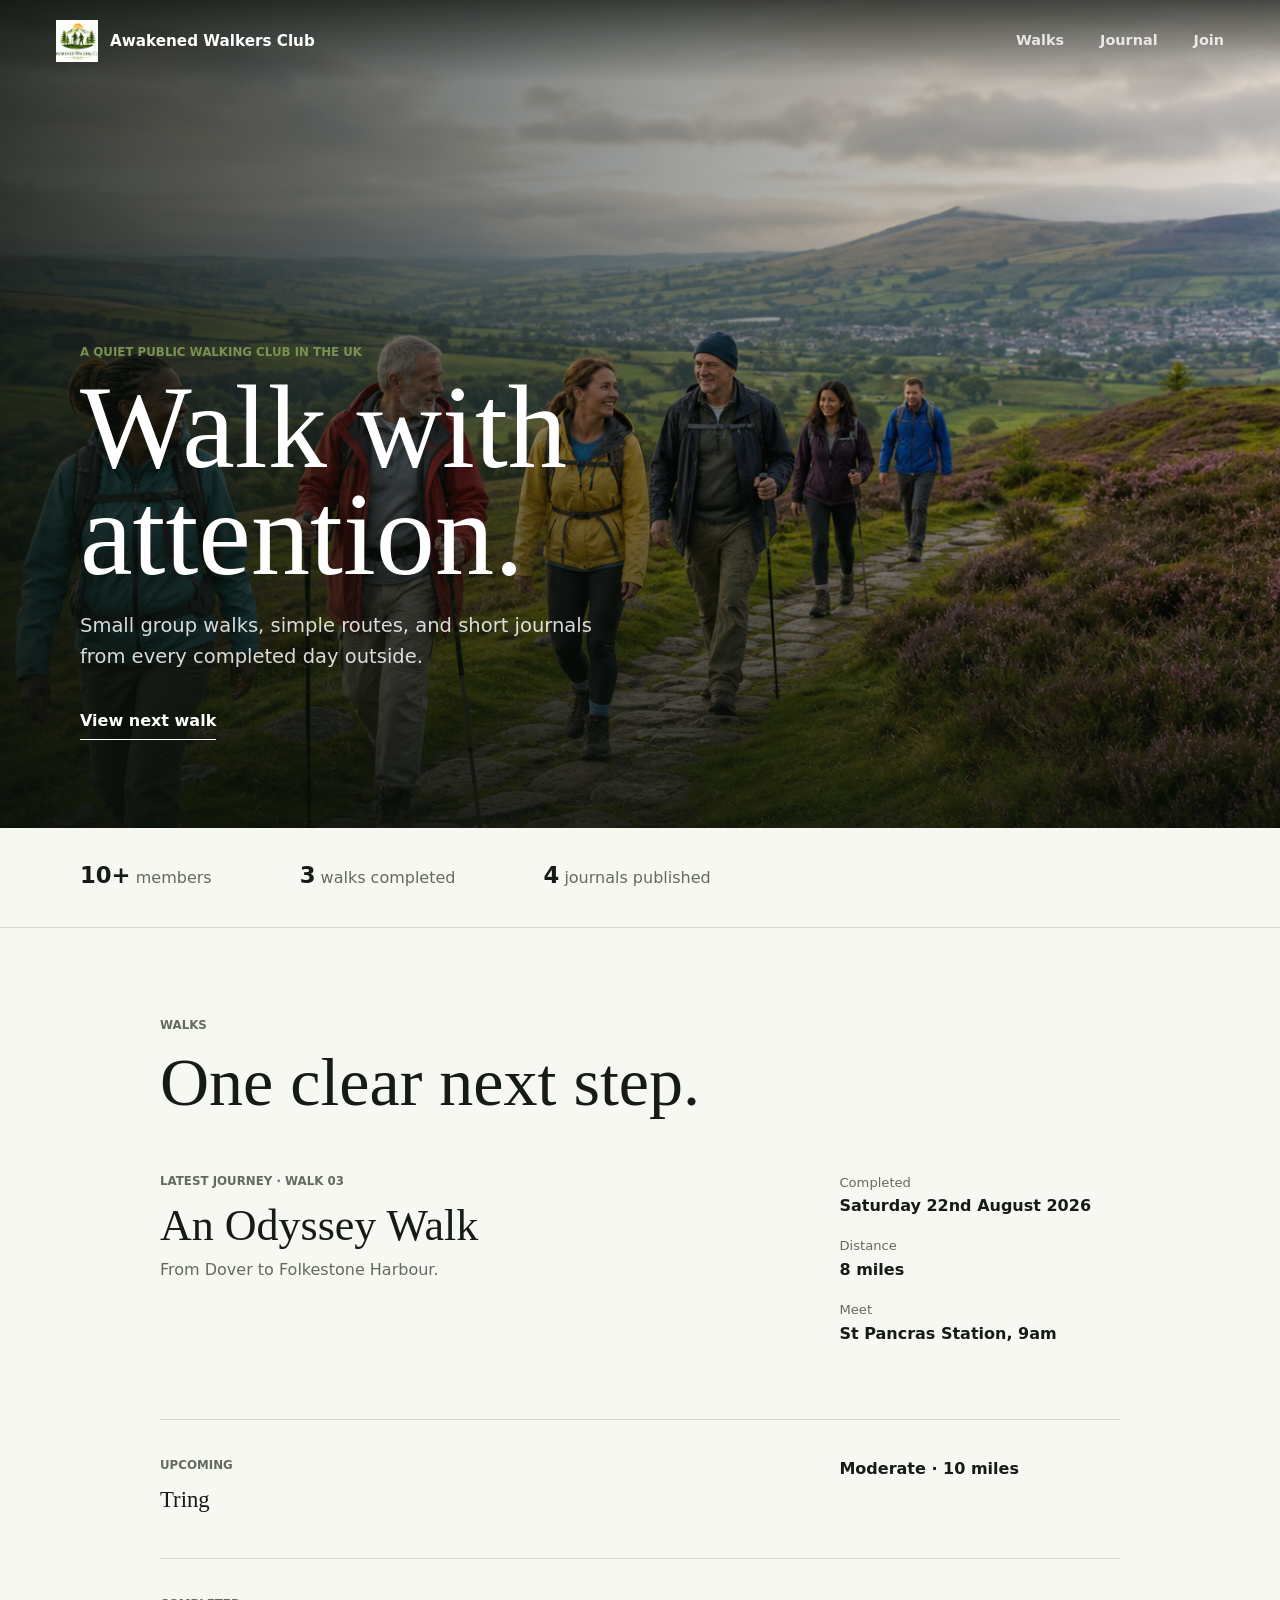
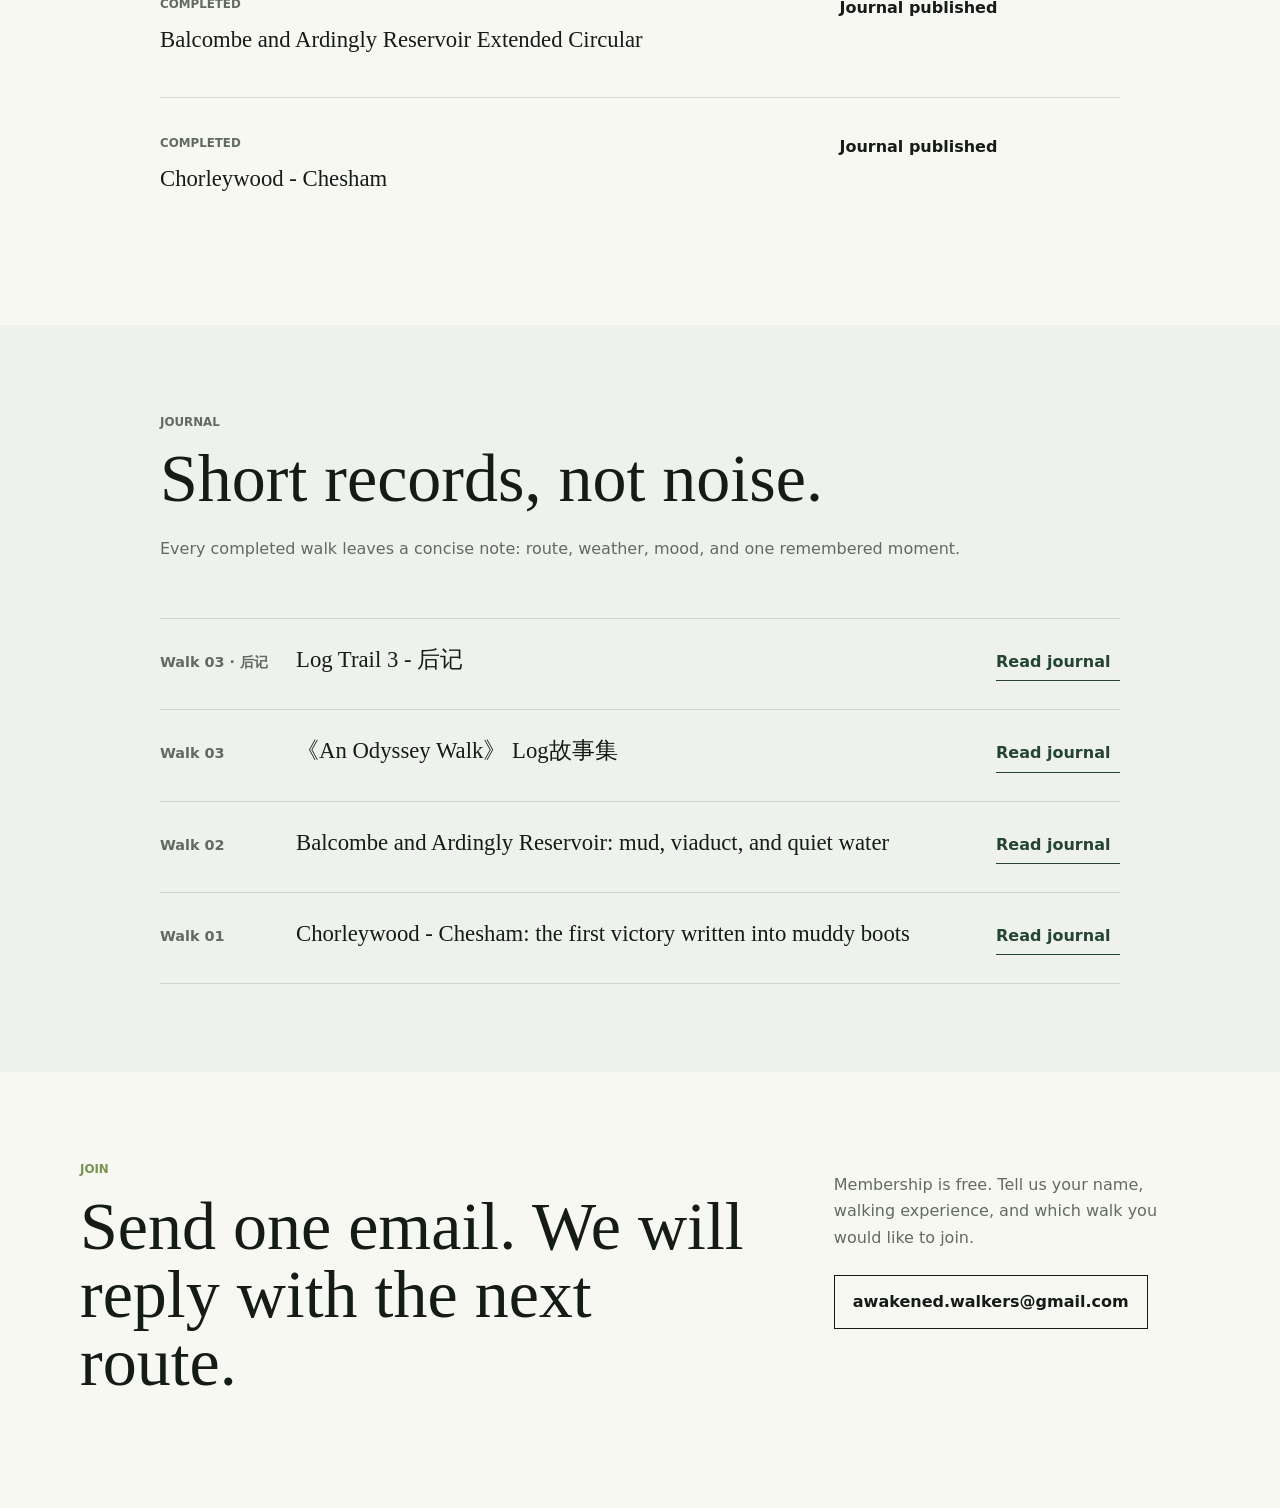
<file: index.html>
<!doctype html>
<html lang="en">
  <head>
    <meta charset="utf-8">
    <meta name="viewport" content="width=device-width, initial-scale=1">
    <title>Awakened Walkers Club</title>
    <meta
      name="description"
      content="Awakened Walkers Club is a quiet public walking club in the UK, with open walks, short walk journals, and a simple way to join."
    >
    <link rel="stylesheet" href="styles.css">
  </head>
  <body>
    <header class="site-header">
      <a class="brand" href="#top" aria-label="Awakened Walkers Club home">
        <span class="brand-mark" aria-hidden="true">
          <img src="assets/awakened-walkers-logo.png" alt="">
        </span>
        <span>Awakened Walkers Club</span>
      </a>
      <nav class="nav-links" aria-label="Main navigation">
        <a href="#walks">Walks</a>
        <a href="journal.html">Journal</a>
        <a href="#join">Join</a>
      </nav>
    </header>

    <main id="top">
      <section class="hero" aria-label="Awakened Walkers Club introduction">
        <img src="assets/uk-hiking-hero.png" alt="A friendly group of hikers walking together through green British countryside.">
        <div class="hero-shade"></div>
        <div class="hero-content">
          <p class="eyebrow">A quiet public walking club in the UK</p>
          <h1>Walk with attention.</h1>
          <p class="hero-copy">
            Small group walks, simple routes, and short journals from every completed day outside.
          </p>
          <a class="text-link light-link" href="#walks">View next walk</a>
        </div>
      </section>

      <section class="section facts" aria-label="Club snapshot">
        <div class="section-inner fact-line">
          <span><strong>10+</strong> members</span>
          <span><strong>3</strong> walks completed</span>
          <span><strong>4</strong> journals published</span>
        </div>
      </section>

      <section class="section" id="walks">
        <div class="section-inner narrow">
          <div class="section-heading">
            <p class="section-kicker">Walks</p>
            <h2>One clear next step.</h2>
          </div>

          <article class="walk-row featured-row">
            <div>
              <p class="meta">Latest journey · Walk 03</p>
              <h3>An Odyssey Walk</h3>
              <p>From Dover to Folkestone Harbour.</p>
            </div>
            <dl>
              <div>
                <dt>Completed</dt>
                <dd>Saturday 22nd August 2026</dd>
              </div>
              <div>
                <dt>Distance</dt>
                <dd>8 miles</dd>
              </div>
              <div>
                <dt>Meet</dt>
                <dd>St Pancras Station, 9am</dd>
              </div>
            </dl>
          </article>

          <div class="quiet-list" aria-label="Recent and upcoming walks">
            <article class="walk-row">
              <div>
                <p class="meta">Upcoming</p>
                <h3>Tring</h3>
              </div>
              <span>Moderate · 10 miles</span>
            </article>
            <article class="walk-row">
              <div>
                <p class="meta">Completed</p>
                <h3>Balcombe and Ardingly Reservoir Extended Circular</h3>
              </div>
              <span>Journal published</span>
            </article>
            <article class="walk-row">
              <div>
                <p class="meta">Completed</p>
                <h3>Chorleywood - Chesham</h3>
              </div>
              <span>Journal published</span>
            </article>
          </div>
        </div>
      </section>

      <section class="section soft" id="journal">
        <div class="section-inner narrow">
          <div class="section-heading">
            <p class="section-kicker">Journal</p>
            <h2>Short records, not noise.</h2>
            <p>Every completed walk leaves a concise note: route, weather, mood, and one remembered moment.</p>
          </div>

          <div class="journal-list">
            <article>
              <span>Walk 03 · 后记</span>
              <h3>Log Trail 3 - 后记</h3>
              <a class="text-link" href="journal.html#walk-03-afterword">Read journal</a>
            </article>
            <article>
              <span>Walk 03</span>
              <h3>《An Odyssey Walk》 Log故事集</h3>
              <a class="text-link" href="journal.html#walk-03">Read journal</a>
            </article>
            <article>
              <span>Walk 02</span>
              <h3>Balcombe and Ardingly Reservoir: mud, viaduct, and quiet water</h3>
              <a class="text-link" href="journal.html#walk-02">Read journal</a>
            </article>
            <article>
              <span>Walk 01</span>
              <h3>Chorleywood - Chesham: the first victory written into muddy boots</h3>
              <a class="text-link" href="journal.html#walk-01">Read journal</a>
            </article>
          </div>
        </div>
      </section>

      <section class="section" id="join">
        <div class="section-inner join-grid">
          <div>
            <p class="section-kicker">Join</p>
            <h2>Send one email. We will reply with the next route.</h2>
          </div>
          <div class="join-copy">
            <p>
              Membership is free. Tell us your name, walking experience, and which walk you would like to join.
            </p>
            <a class="button" href="mailto:awakened.walkers@gmail.com">
              awakened.walkers@gmail.com
            </a>
          </div>
        </div>
      </section>
    </main>
  </body>
</html>
</file>
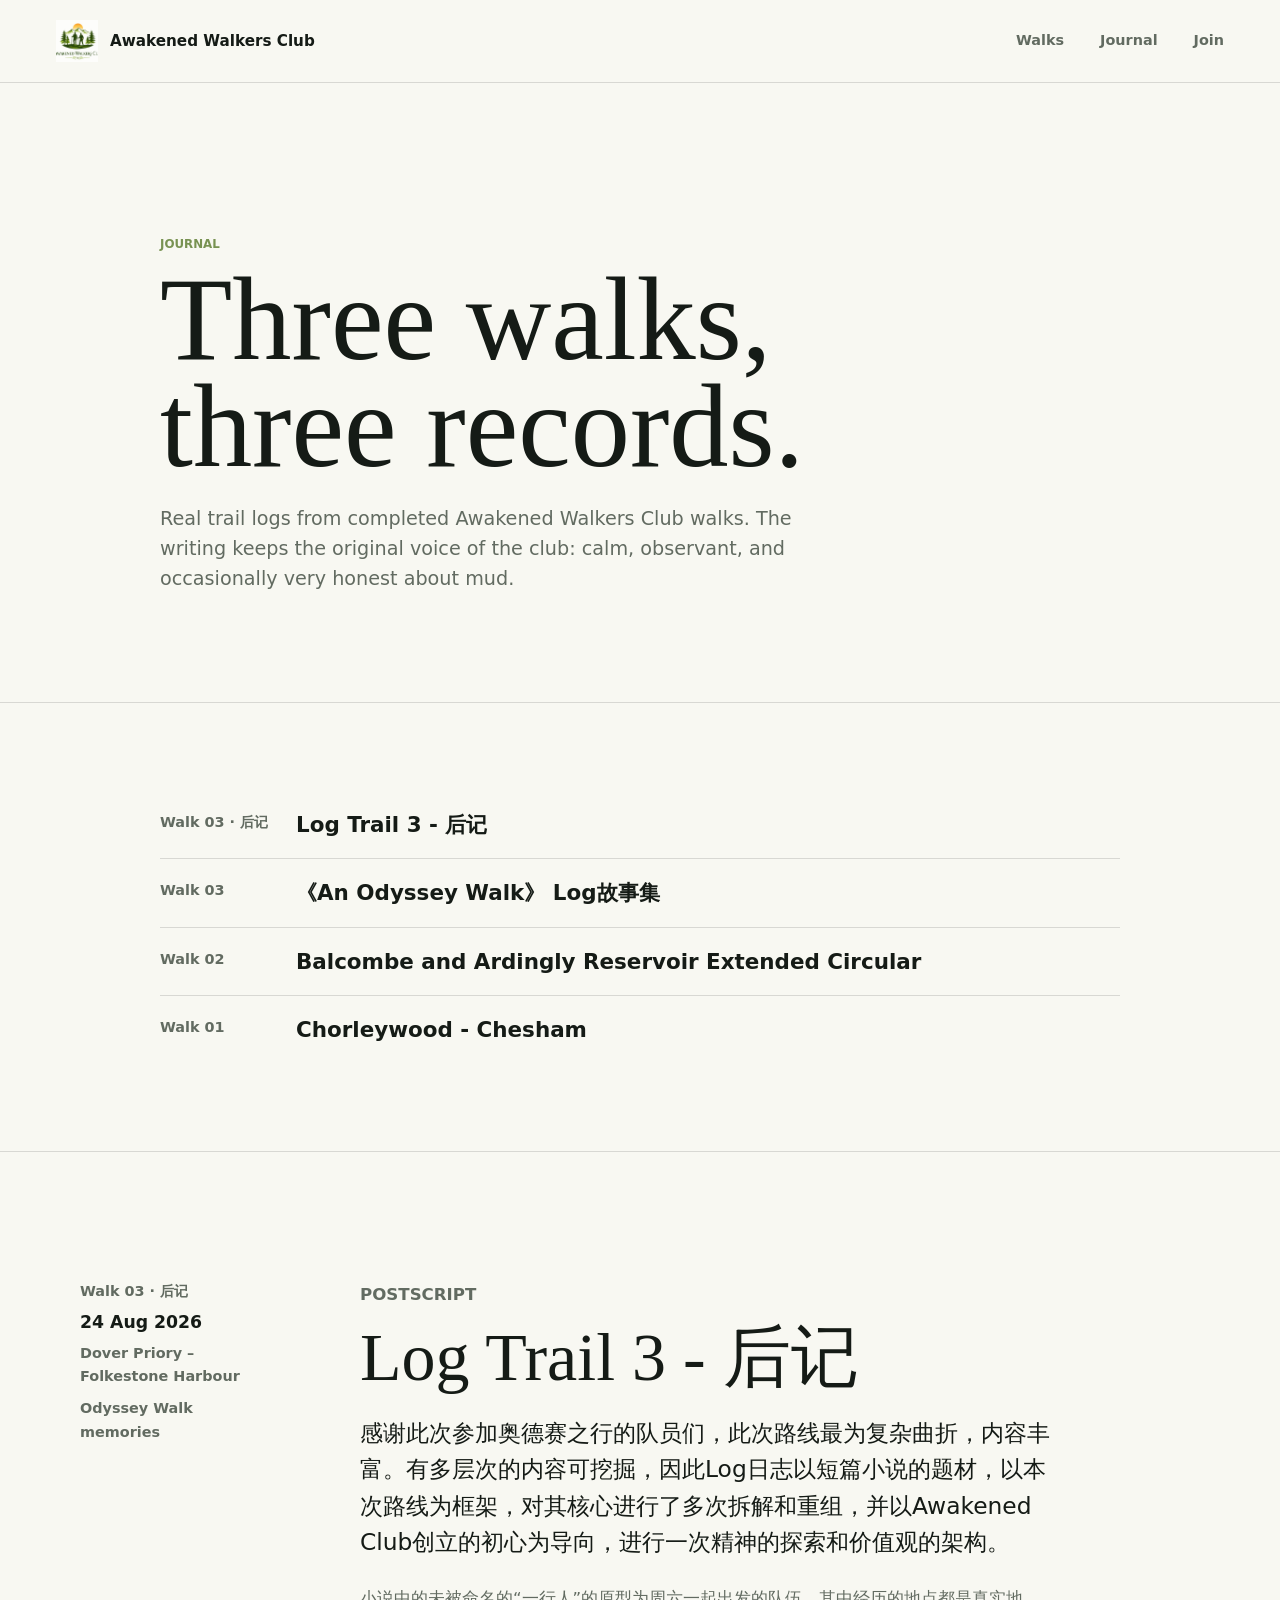
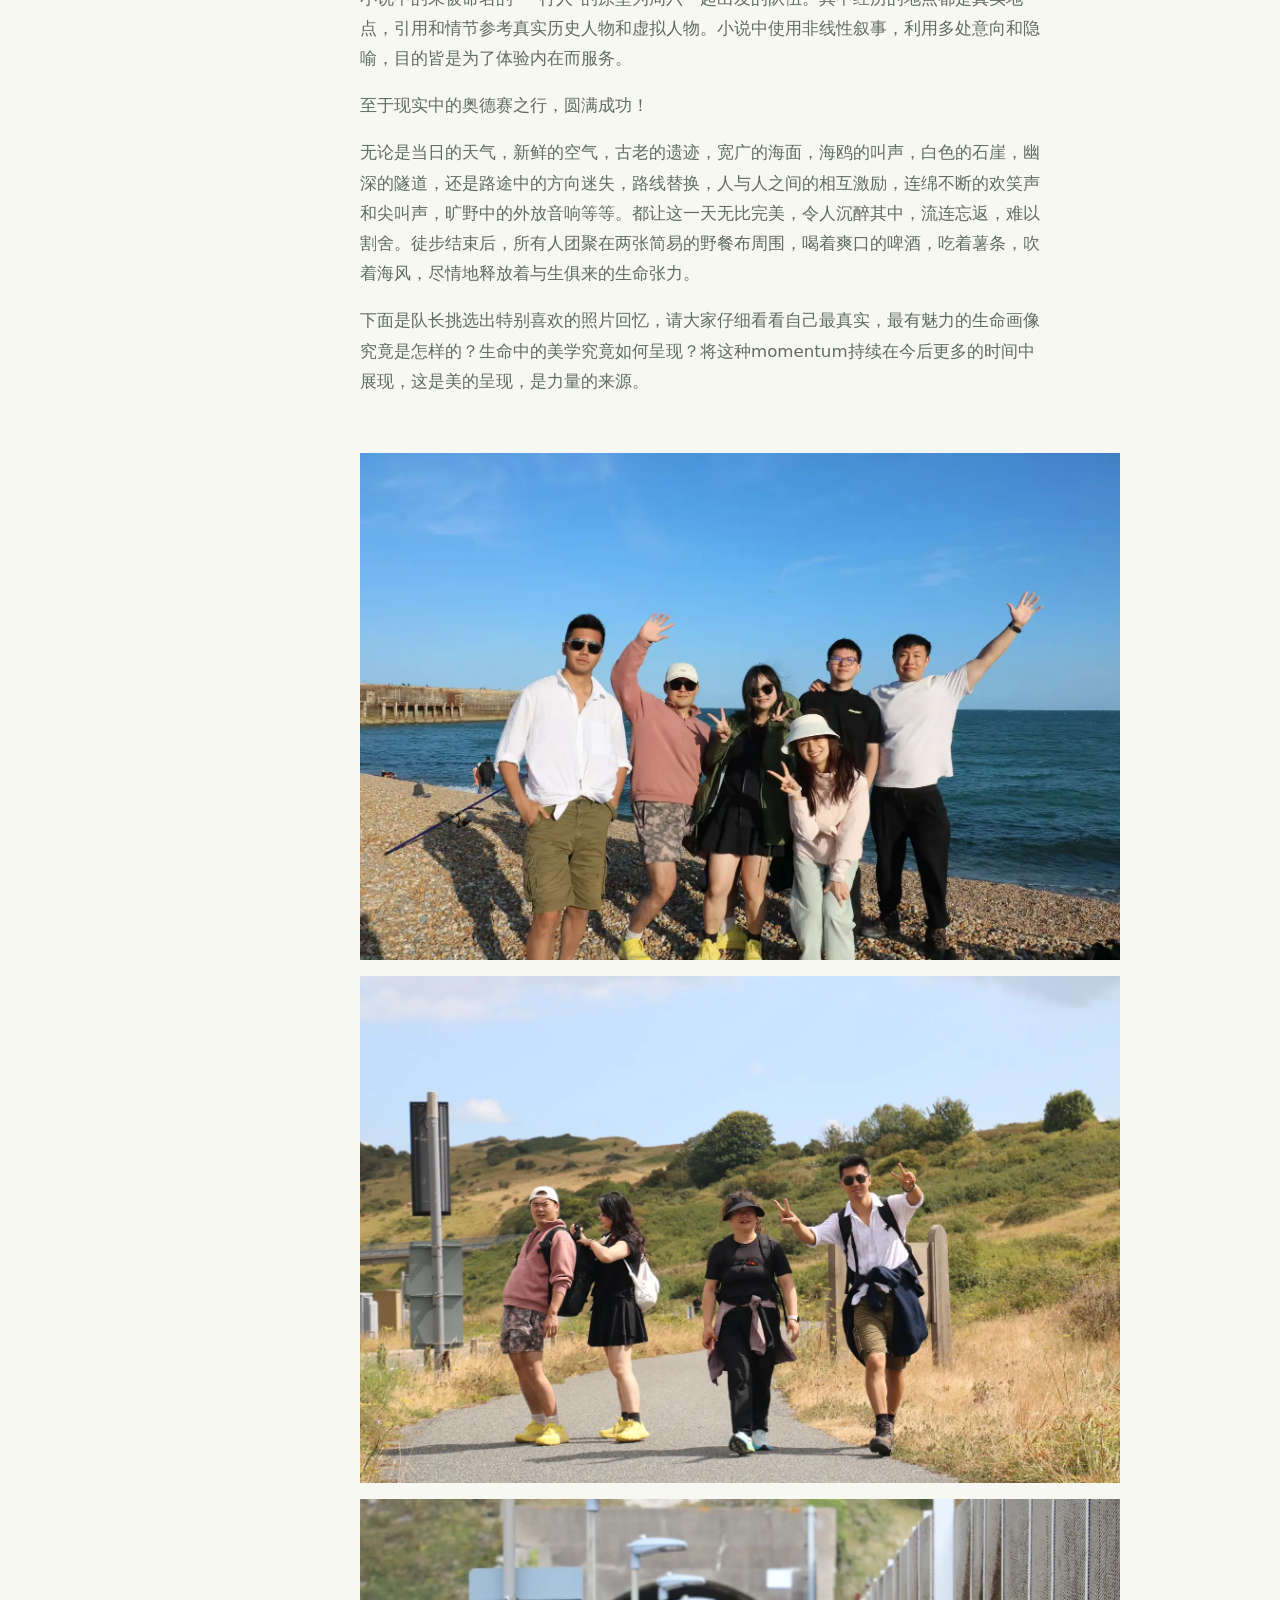
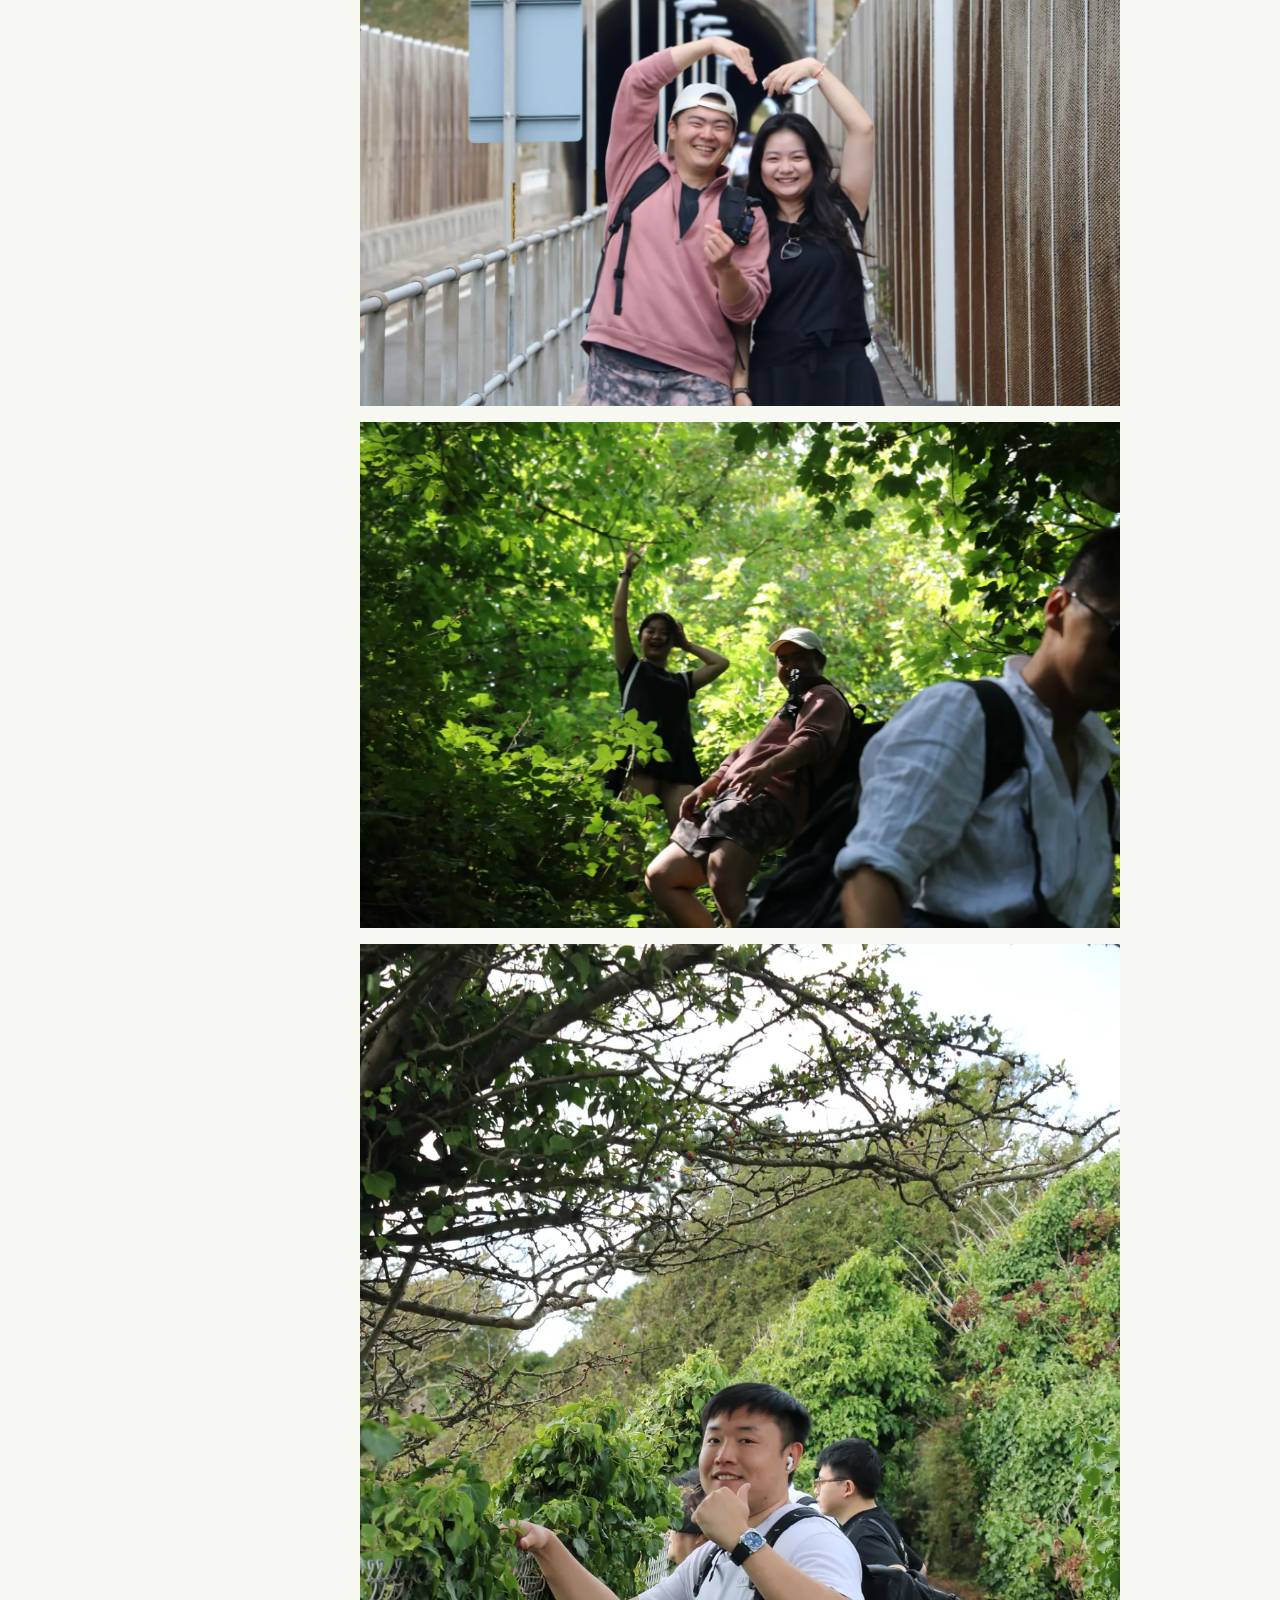
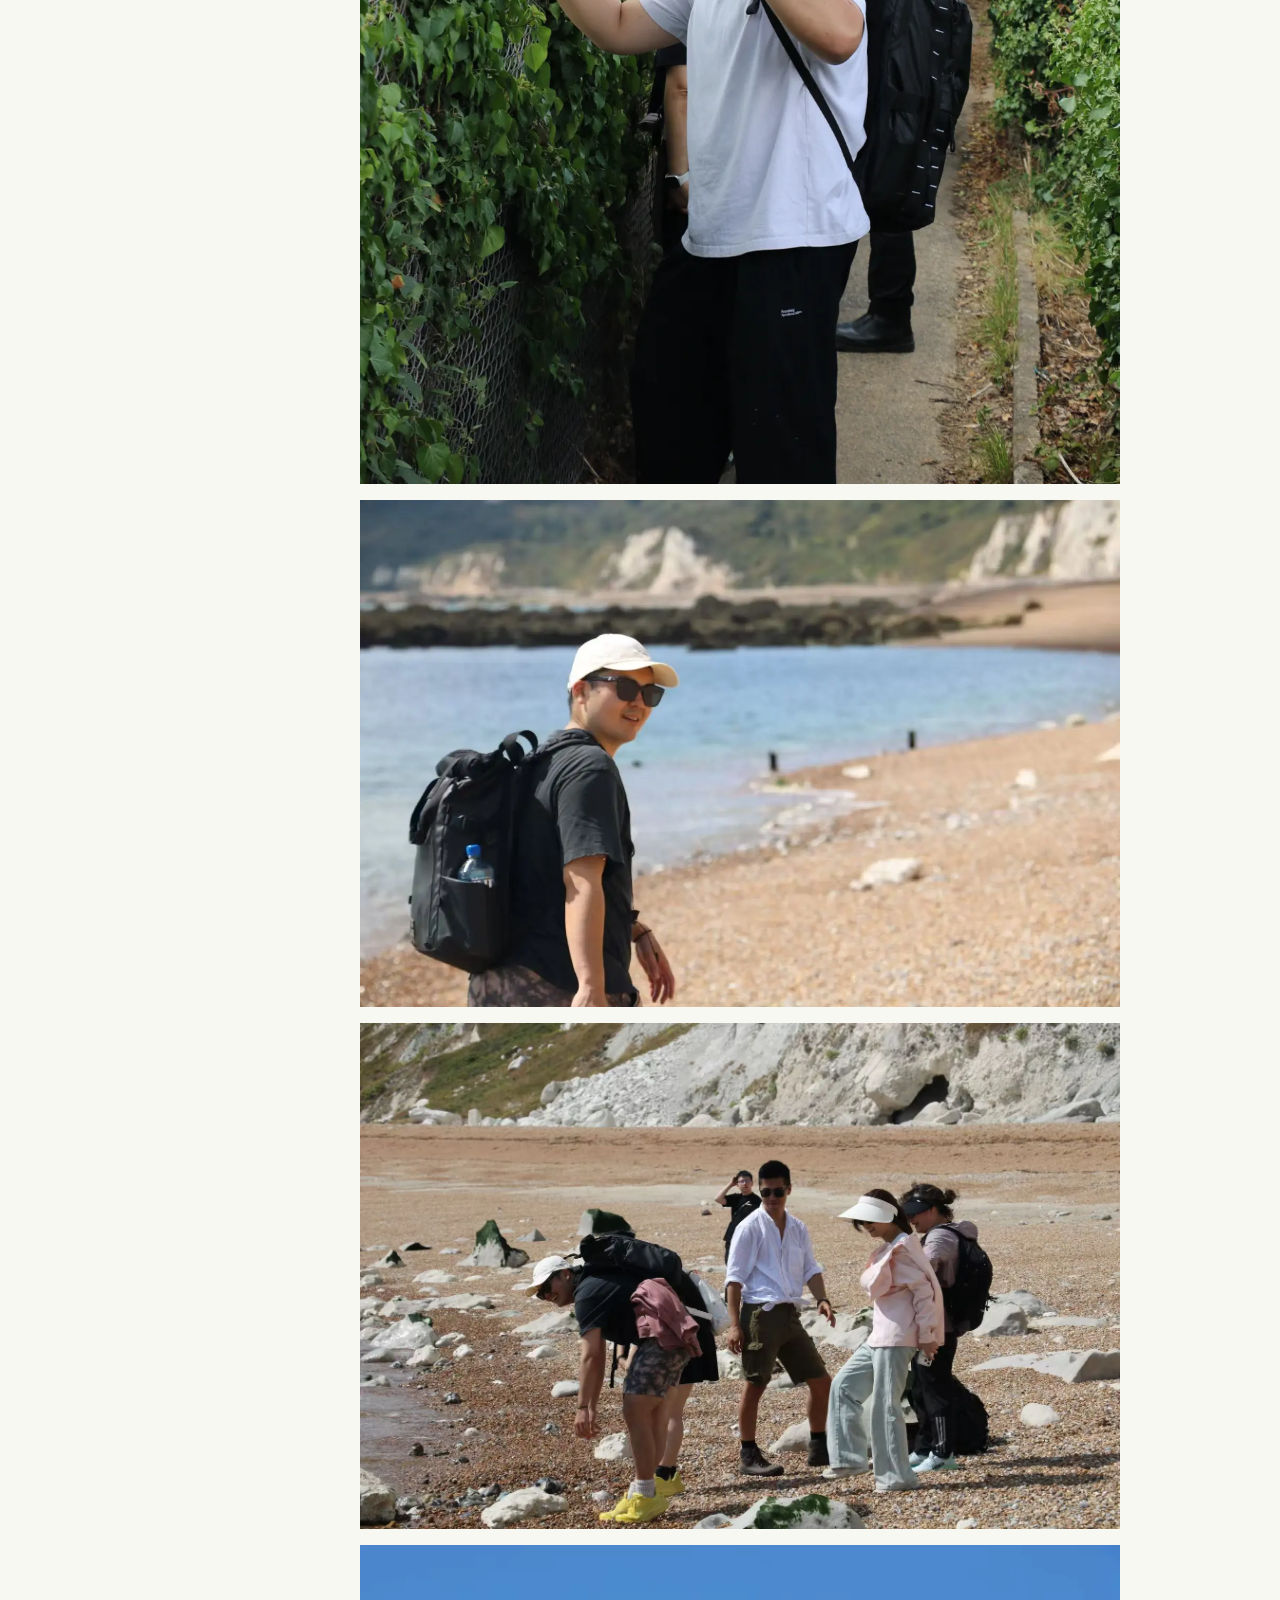
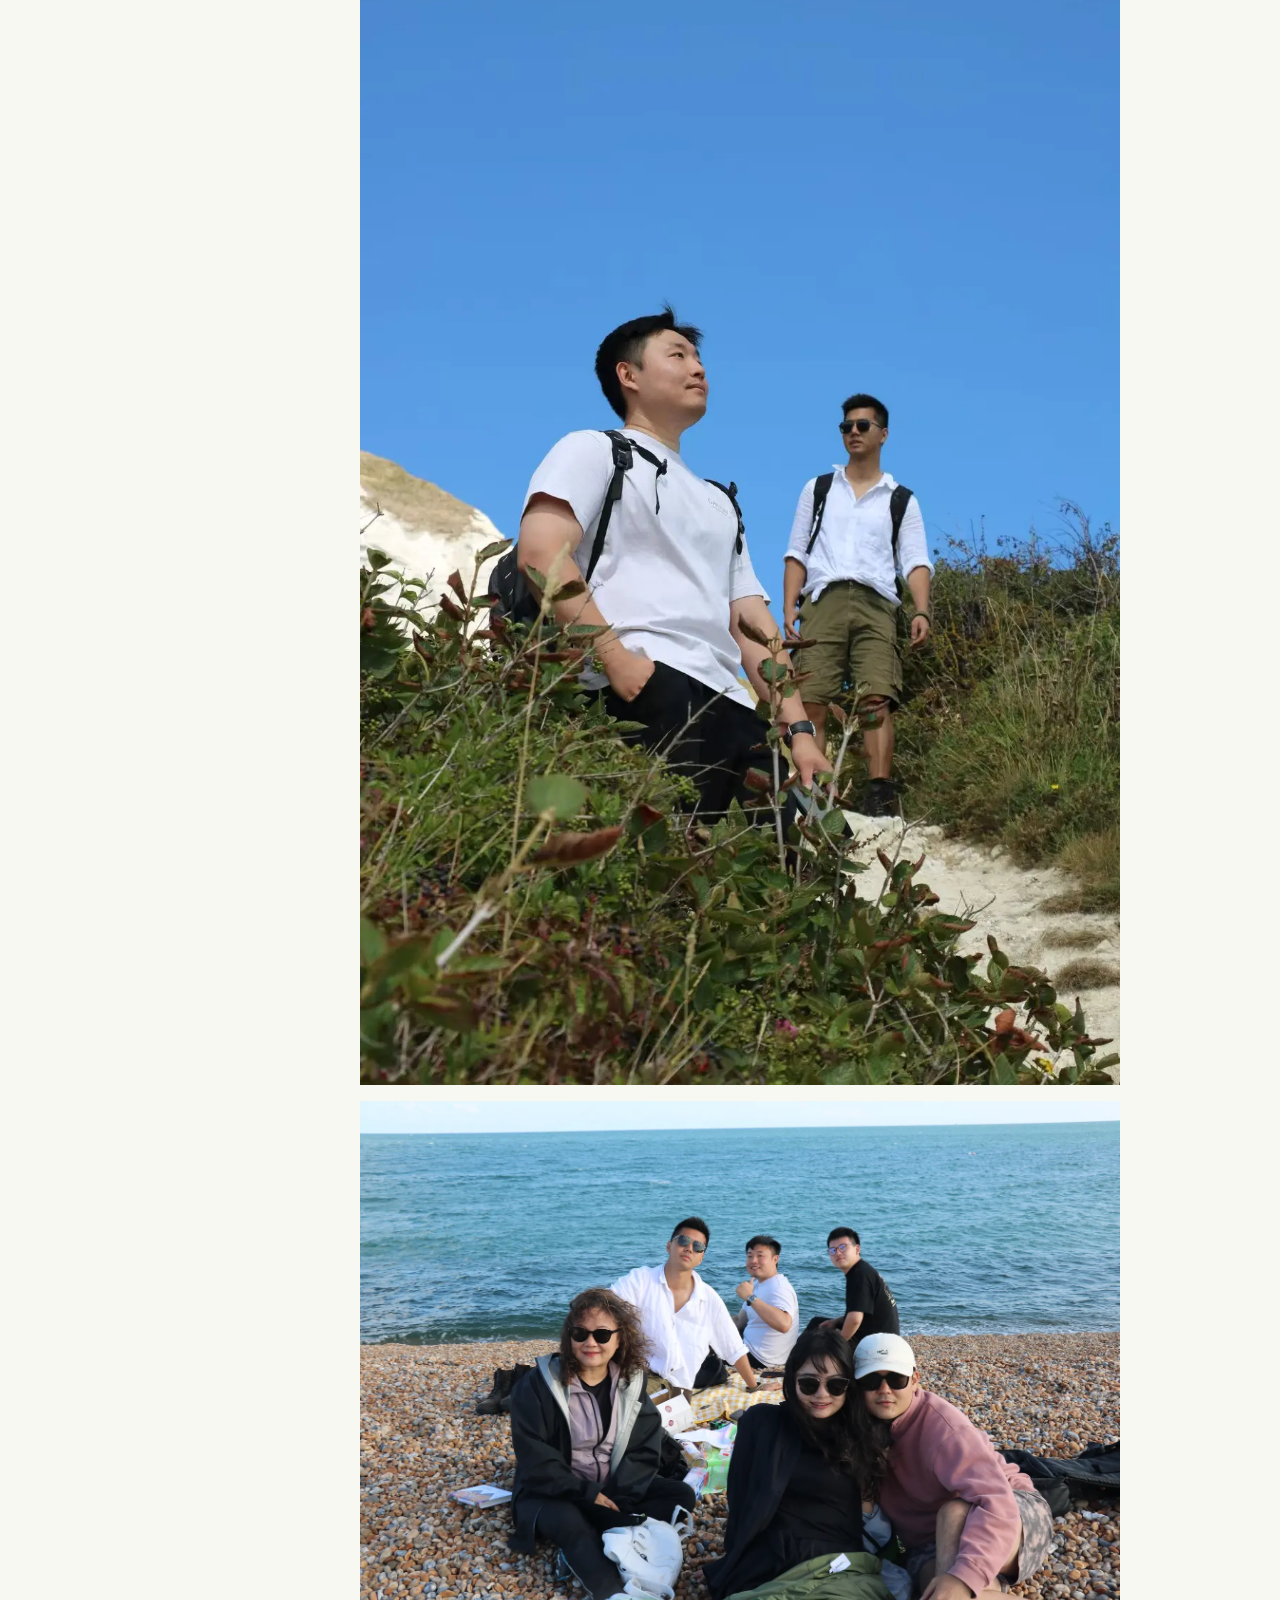
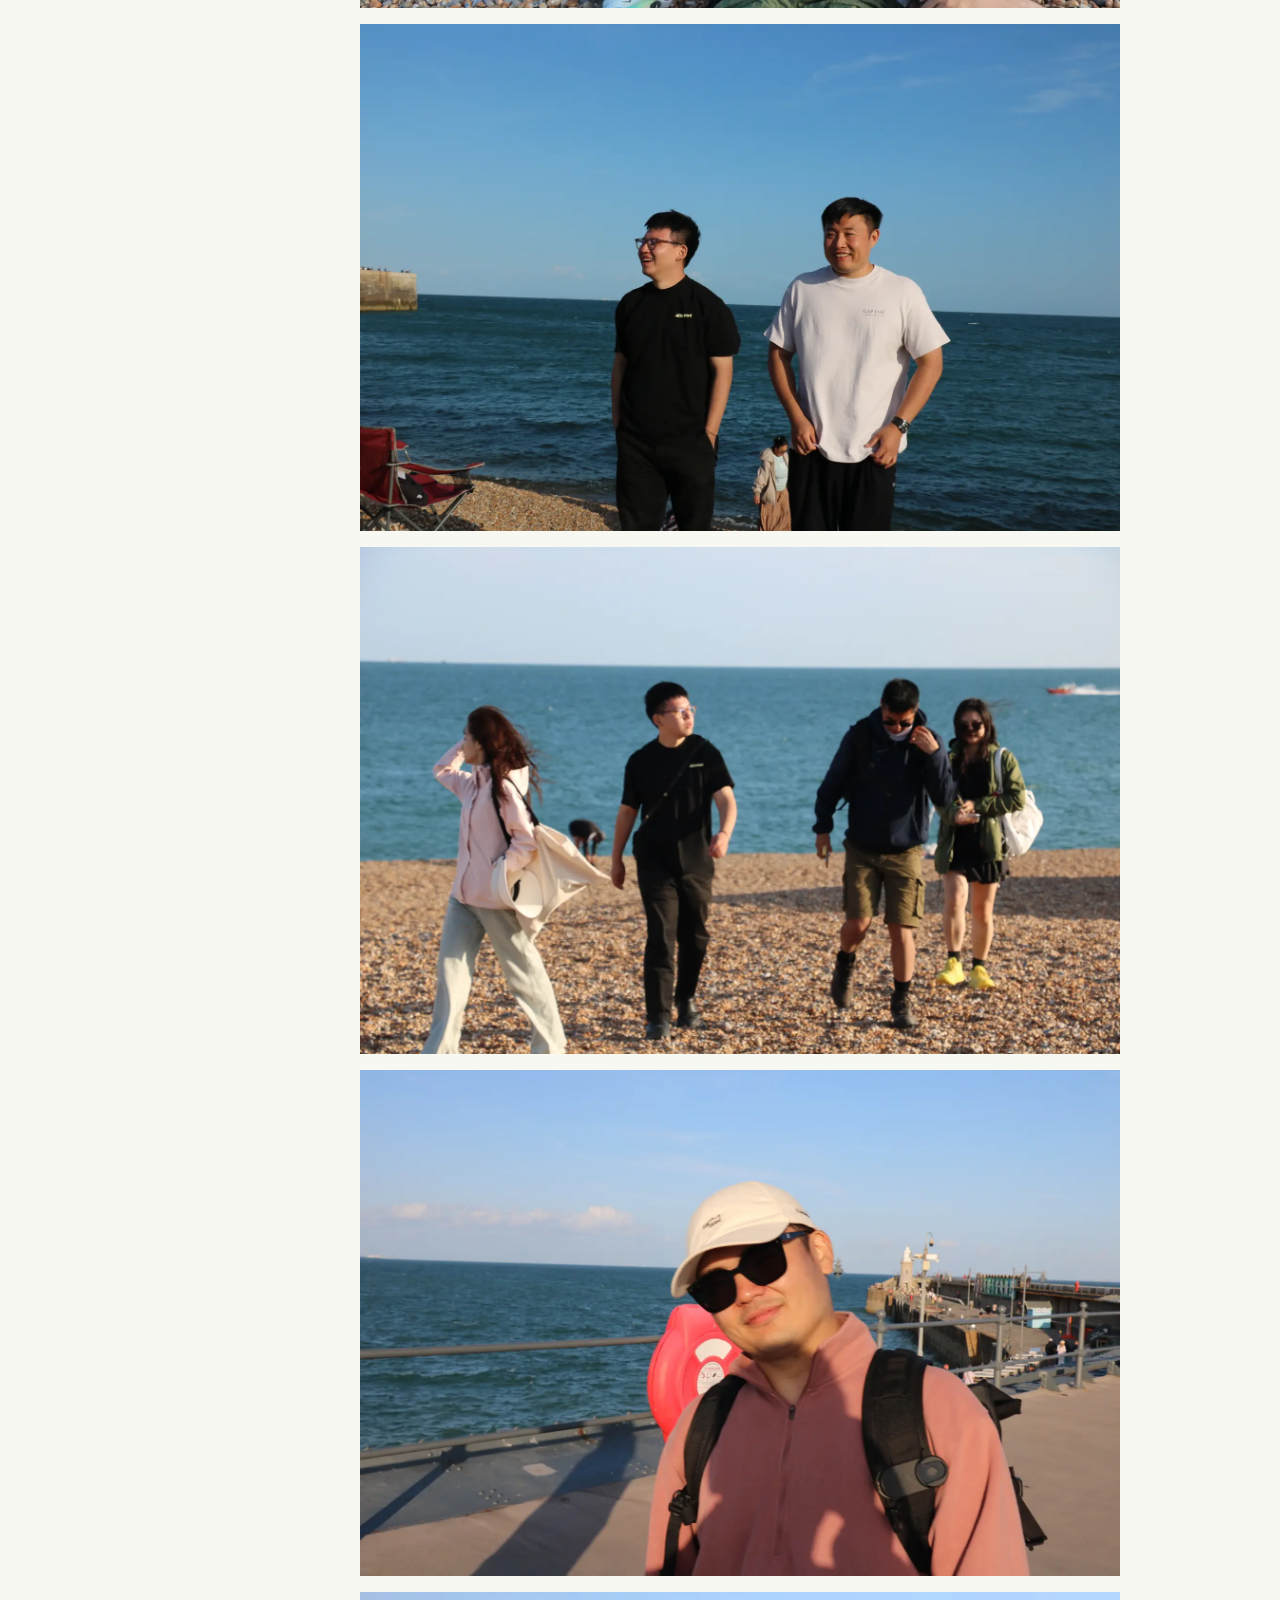
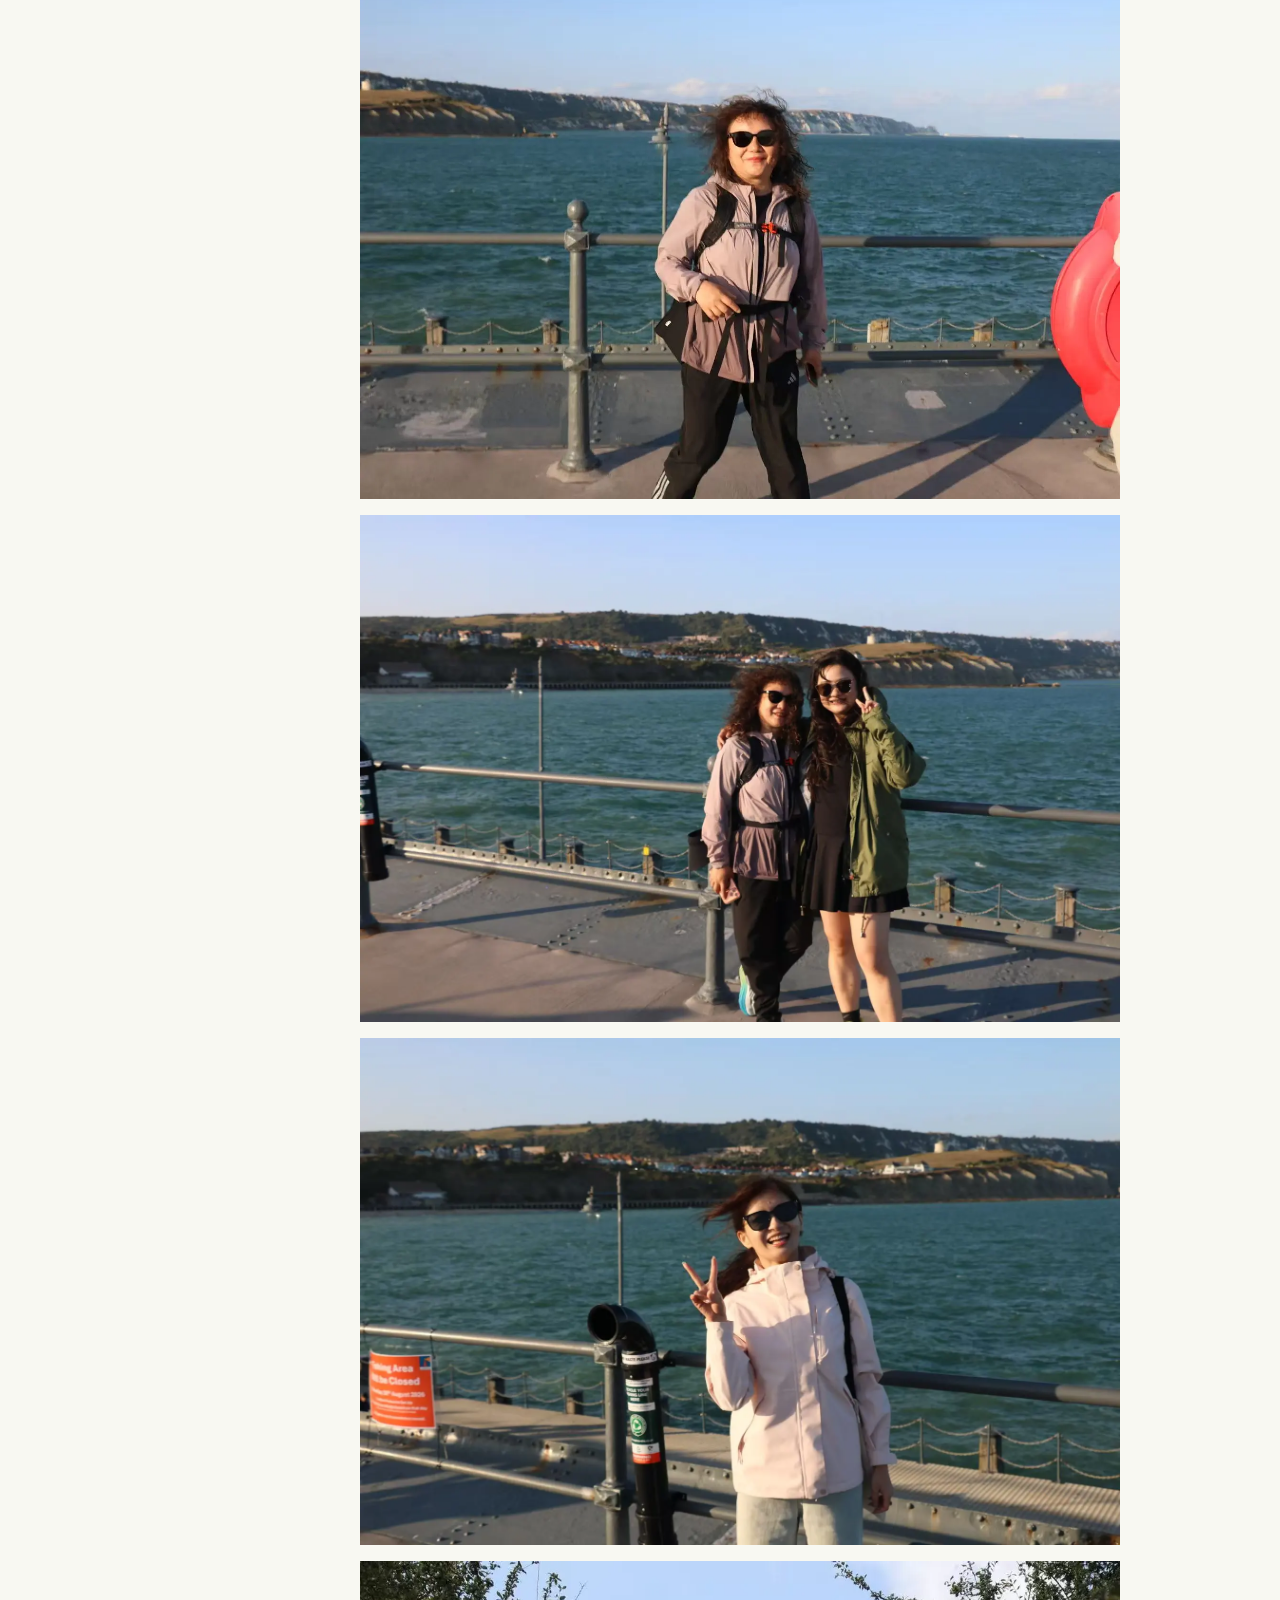
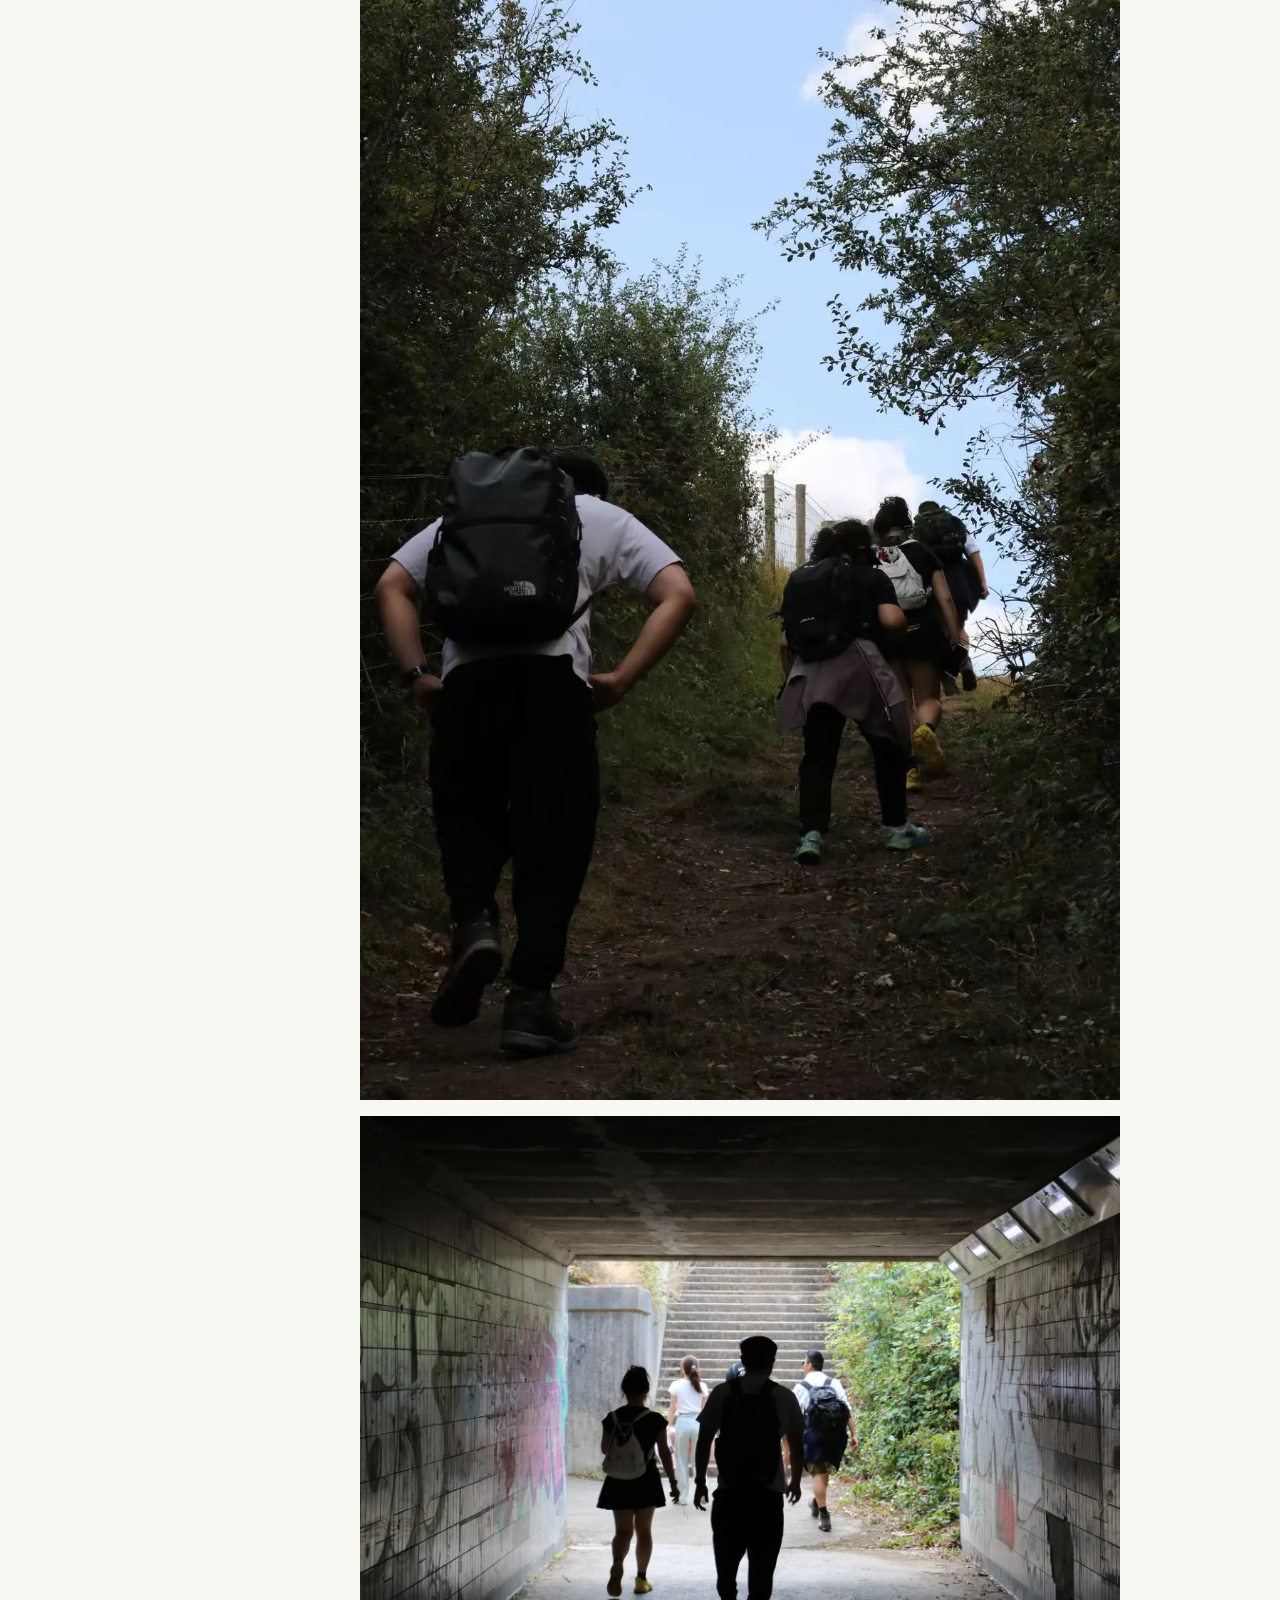
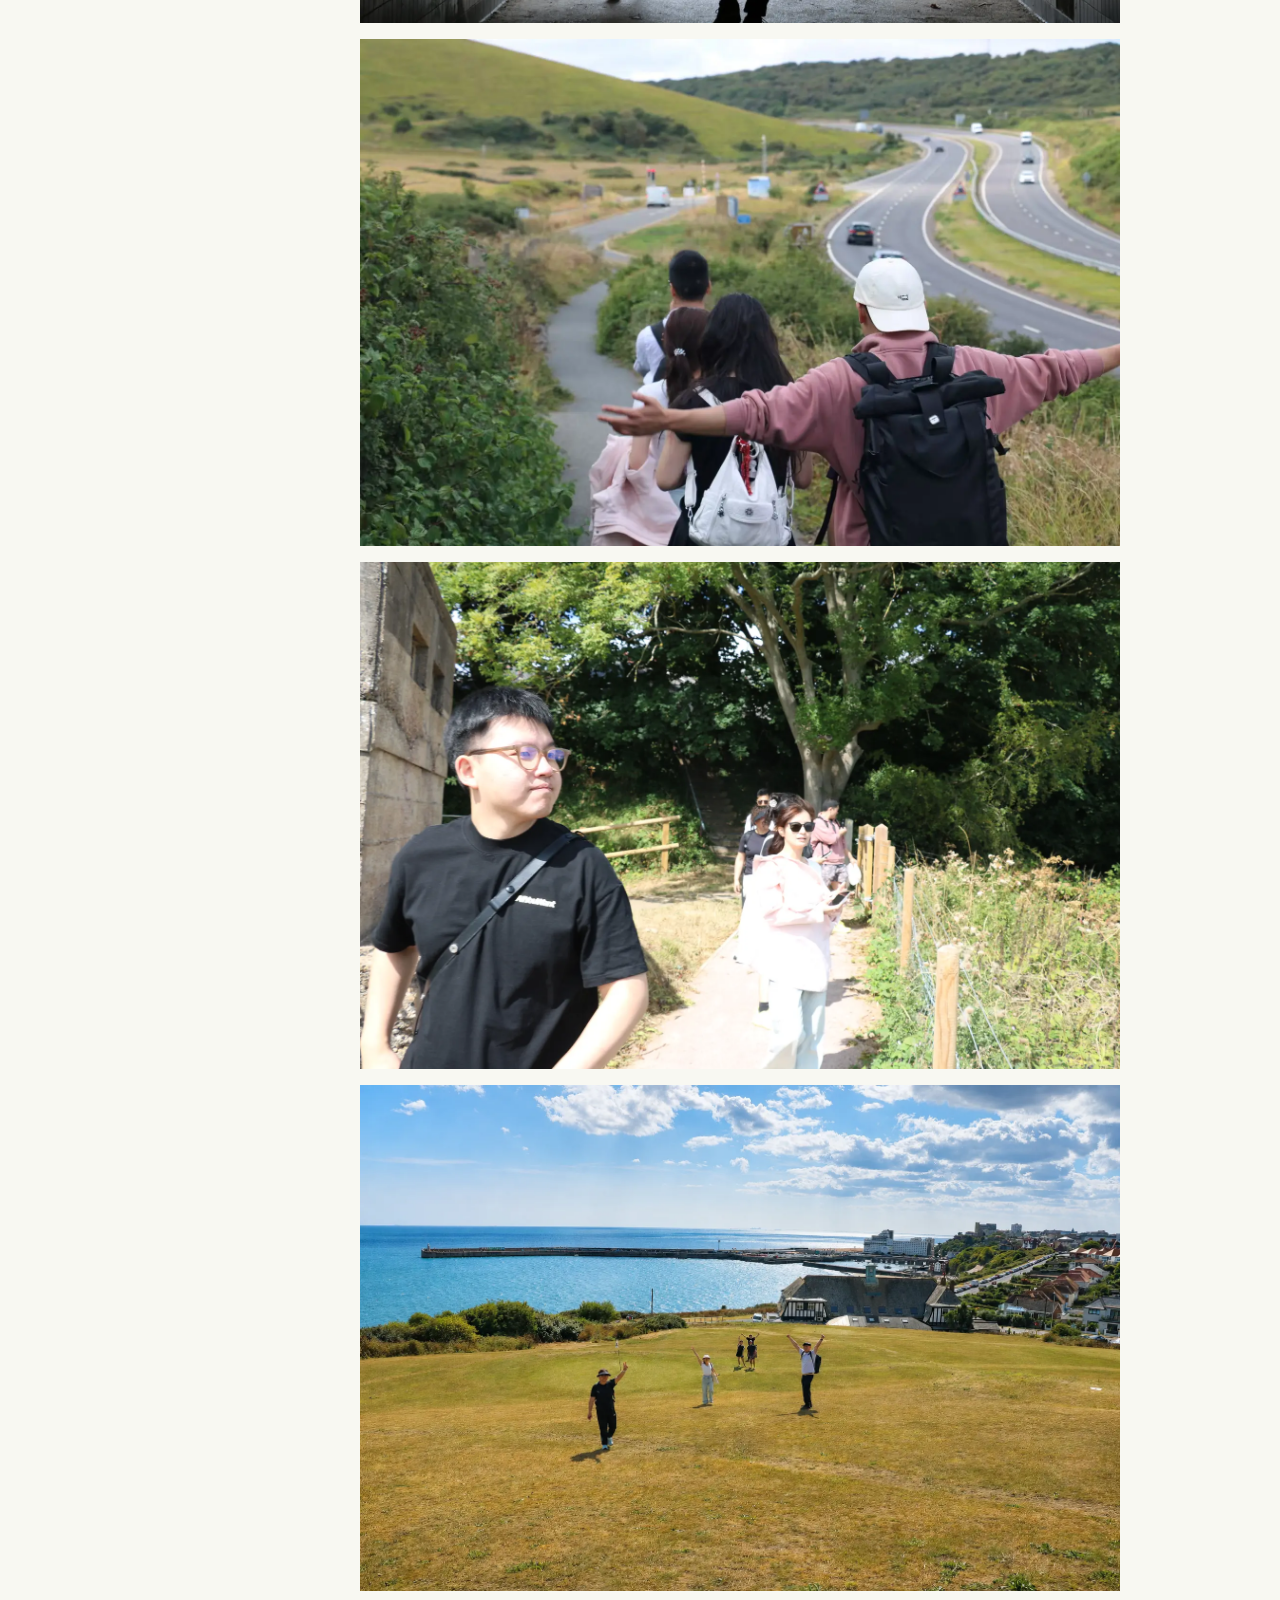
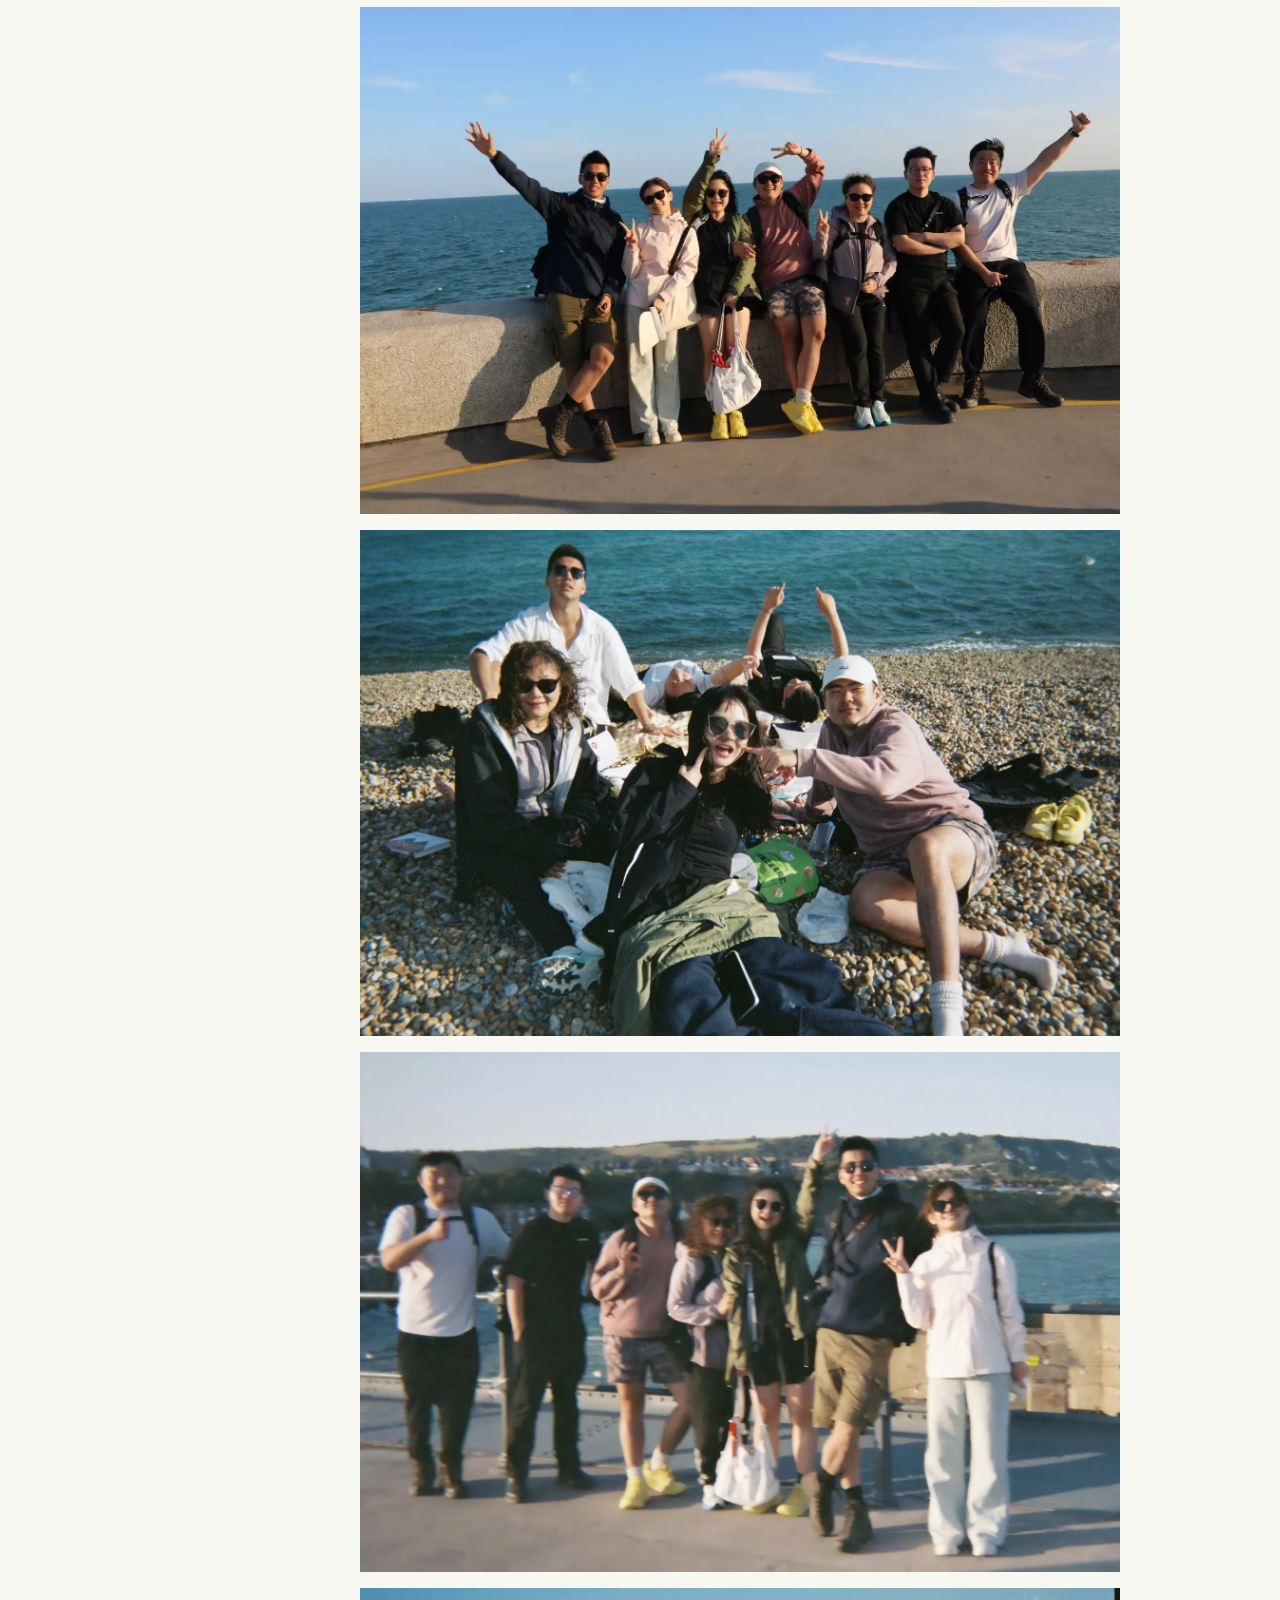
<file: journal.html>
<!doctype html>
<html lang="en">
  <head>
    <meta charset="utf-8">
    <meta name="viewport" content="width=device-width, initial-scale=1">
    <title>Journal | Awakened Walkers Club</title>
    <meta
      name="description"
      content="Completed walk journals from Awakened Walkers Club, including Trail 3: An Odyssey Walk from Dover Priory to Folkestone Harbour."
    >
    <link rel="stylesheet" href="styles.css">
  </head>
  <body class="journal-page">
    <header class="site-header page-header">
      <a class="brand" href="index.html#top" aria-label="Awakened Walkers Club home">
        <span class="brand-mark" aria-hidden="true">
          <img src="assets/awakened-walkers-logo.png" alt="">
        </span>
        <span>Awakened Walkers Club</span>
      </a>
      <nav class="nav-links" aria-label="Main navigation">
        <a href="index.html#walks">Walks</a>
        <a href="journal.html">Journal</a>
        <a href="index.html#join">Join</a>
      </nav>
    </header>

    <main>
      <section class="journal-hero">
        <div class="section-inner narrow">
          <p class="eyebrow">Journal</p>
          <h1>Three walks, three records.</h1>
          <p>
            Real trail logs from completed Awakened Walkers Club walks. The writing keeps the original voice of the
            club: calm, observant, and occasionally very honest about mud.
          </p>
        </div>
      </section>

      <section class="section article-index" aria-label="Journal index">
        <div class="section-inner narrow">
          <a href="#walk-03-afterword">
            <span>Walk 03 · 后记</span>
            <strong>Log Trail 3 - 后记</strong>
          </a>
          <a href="#walk-03">
            <span>Walk 03</span>
            <strong>《An Odyssey Walk》 Log故事集</strong>
          </a>
          <a href="#walk-02">
            <span>Walk 02</span>
            <strong>Balcombe and Ardingly Reservoir Extended Circular</strong>
          </a>
          <a href="#walk-01">
            <span>Walk 01</span>
            <strong>Chorleywood - Chesham</strong>
          </a>
        </div>
      </section>

      <article class="journal-article journey-article" id="walk-03-afterword">
        <div class="section-inner article-grid">
          <aside>
            <span>Walk 03 · 后记</span>
            <strong>24 Aug 2026</strong>
            <small>Dover Priory – Folkestone Harbour</small>
            <small>Odyssey Walk memories</small>
          </aside>
          <div class="article-body">
            <p class="section-kicker">Postscript</p>
            <h2>Log Trail 3 - 后记</h2>
            <p class="lede">感谢此次参加奥德赛之行的队员们，此次路线最为复杂曲折，内容丰富。有多层次的内容可挖掘，因此Log日志以短篇小说的题材，以本次路线为框架，对其核心进行了多次拆解和重组，并以Awakened Club创立的初心为导向，进行一次精神的探索和价值观的架构。</p>
            <p>小说中的未被命名的“一行人”的原型为周六一起出发的队伍。其中经历的地点都是真实地点，引用和情节参考真实历史人物和虚拟人物。小说中使用非线性叙事，利用多处意向和隐喻，目的皆是为了体验内在而服务。</p>
            <p>至于现实中的奥德赛之行，圆满成功！</p>
            <p>无论是当日的天气，新鲜的空气，古老的遗迹，宽广的海面，海鸥的叫声，白色的石崖，幽深的隧道，还是路途中的方向迷失，路线替换，人与人之间的相互激励，连绵不断的欢笑声和尖叫声，旷野中的外放音响等等。都让这一天无比完美，令人沉醉其中，流连忘返，难以割舍。徒步结束后，所有人团聚在两张简易的野餐布周围，喝着爽口的啤酒，吃着薯条，吹着海风，尽情地释放着与生俱来的生命张力。</p>
            <p>下面是队长挑选出特别喜欢的照片回忆，请大家仔细看看自己最真实，最有魅力的生命画像究竟是怎样的？生命中的美学究竟如何呈现？将这种momentum持续在今后更多的时间中展现，这是美的呈现，是力量的来源。</p>
            <div class="journal-gallery journey-gallery afterword-gallery">
              <figure><img src="assets/journal/trail-3-afterword-01.webp" alt="A selected memory from the Odyssey Walk." loading="lazy"></figure>
              <figure><img src="assets/journal/trail-3-afterword-02.webp" alt="A selected memory from the Odyssey Walk." loading="lazy"></figure>
              <figure><img src="assets/journal/trail-3-afterword-03.webp" alt="A selected memory from the Odyssey Walk." loading="lazy"></figure>
              <figure><img src="assets/journal/trail-3-afterword-04.webp" alt="A selected memory from the Odyssey Walk." loading="lazy"></figure>
              <figure><img src="assets/journal/trail-3-afterword-05.webp" alt="A selected memory from the Odyssey Walk." loading="lazy"></figure>
              <figure><img src="assets/journal/trail-3-afterword-06.webp" alt="A selected memory from the Odyssey Walk." loading="lazy"></figure>
              <figure><img src="assets/journal/trail-3-afterword-07.webp" alt="A selected memory from the Odyssey Walk." loading="lazy"></figure>
              <figure><img src="assets/journal/trail-3-afterword-08.webp" alt="A selected memory from the Odyssey Walk." loading="lazy"></figure>
              <figure><img src="assets/journal/trail-3-afterword-09.webp" alt="A selected memory from the Odyssey Walk." loading="lazy"></figure>
              <figure><img src="assets/journal/trail-3-afterword-10.webp" alt="A selected memory from the Odyssey Walk." loading="lazy"></figure>
              <figure><img src="assets/journal/trail-3-afterword-11.webp" alt="A selected memory from the Odyssey Walk." loading="lazy"></figure>
              <figure><img src="assets/journal/trail-3-afterword-12.webp" alt="A selected memory from the Odyssey Walk." loading="lazy"></figure>
              <figure><img src="assets/journal/trail-3-afterword-13.webp" alt="A selected memory from the Odyssey Walk." loading="lazy"></figure>
              <figure><img src="assets/journal/trail-3-afterword-14.webp" alt="A selected memory from the Odyssey Walk." loading="lazy"></figure>
              <figure><img src="assets/journal/trail-3-afterword-15.webp" alt="A selected memory from the Odyssey Walk." loading="lazy"></figure>
              <figure><img src="assets/journal/trail-3-afterword-16.webp" alt="A selected memory from the Odyssey Walk." loading="lazy"></figure>
              <figure><img src="assets/journal/trail-3-afterword-17.webp" alt="A selected memory from the Odyssey Walk." loading="lazy"></figure>
              <figure><img src="assets/journal/trail-3-afterword-18.webp" alt="A selected memory from the Odyssey Walk." loading="lazy"></figure>
              <figure><img src="assets/journal/trail-3-afterword-19.webp" alt="A selected memory from the Odyssey Walk." loading="lazy"></figure>
              <figure><img src="assets/journal/trail-3-afterword-20.webp" alt="A selected memory from the Odyssey Walk." loading="lazy"></figure>
              <figure><img src="assets/journal/trail-3-afterword-21.webp" alt="A selected memory from the Odyssey Walk." loading="lazy"></figure>
              <figure><img src="assets/journal/trail-3-afterword-22.webp" alt="Friends gathered beside the sea after the Odyssey Walk." loading="lazy"></figure>
              <figure><img src="assets/journal/trail-3-afterword-23-cropped.webp" alt="The walking group together beside Folkestone Harbour." loading="lazy"></figure>
              <figure><img src="assets/journal/trail-3-afterword-24.webp" alt="Friends relaxing together on the beach after the walk." loading="lazy"></figure>
              <figure><img src="assets/journal/trail-3-afterword-25.webp" alt="A seaside group selfie after the Odyssey Walk." loading="lazy"></figure>
            </div>
          </div>
        </div>
      </article>

      <article class="journal-article journey-article" id="walk-03">
        <div class="section-inner article-grid">
          <aside>
            <span>Walk 03</span>
            <strong>22 Aug 2026</strong>
            <small>Dover Priory – Folkestone Harbour</small>
            <small>8 miles</small>
          </aside>
          <div class="article-body">
            <p class="section-kicker">Log 故事集</p>
            <h2>《An Odyssey Walk》</h2>
            <p class="journey-subtitle">Based on Awakened Walkers Club Trail 3 · 22/08/2026</p>
            <p class="lede">“有一个’不可名状’的事物，它始于宇宙诞生之前，始于任何事物存在之前。它至今仍然存在于当下，存在于每个生命里。”——Rupert Spira</p>
            <p>我是谁？</p>
            <h3>1. 灯塔</h3>
            <figure class="journal-feature natural"><img src="assets/journal/trail-3-lighthouse-opening.jpg" alt="Folkestone Harbour lighthouse beneath a darkening sky."><figcaption>The light at the end of the walk.</figcaption></figure>
            <p>17:46 Folkestone Harbour</p>
            <p>海水开始涨潮了。从伦敦来的一行人走到了灯塔的尽头，四处张望着，利用最后一丝力气问道：“在哪里？”</p>
            <p>背后的海开始变暗，阴云将最后一点日光挤压在地平线上。突然，灯塔亮了起来。昏暗的黄色灯光下，映照出一个影子，仿佛一直在等着他们。</p>
            <h3>2. 堡垒</h3>
            <figure class="journal-feature natural"><img src="assets/journal/trail-3-fort-passage.jpg" alt="A narrow passage through the Western Heights fortifications."><figcaption>A passage through the fort.</figcaption></figure>
            <p>8个小时前，列车门“嘀”一声打开。从伦敦来的一行人下车。天气比想象中好，阳光充足，没有暴风。</p>
            <p>一行人从Dover Priority出站，门口的出租车，红绿灯，沿街房屋映入眼帘。随着逐渐深入进入Dover城镇，Dover城堡逐渐进入视野，巍峨耸立在另一侧的山崖之上。</p>
            <p>一条上升的阶梯，将这行人从城镇引入到了山林里。走着走着，一座巨大的堡垒呈现在眼前。里面分布着异常巨大的壕沟，部分壕沟有9米到15米深。这些壕沟用砖砌筑，两侧留着火炮和轻武器交叉射击的遗迹。</p>
            <p>来到一个小逃生通道的洞口，一行人准备穿梭到另一头，只见另一头冒出一个男青年的面庞，他似乎穿着军装。青年对着洞口说道：“你们是谁？你们要去哪里？”</p>
            <p>“我们想要从这里穿过去，到海边。” 一行人说道。</p>
            <p>“你们快速离开壕沟，马上这里会变得危险。法国军队要攻打过来了，已经看见了对面法国的船舰往Dover港口驶来。虽然不知道你们是怎么进去的，但是请务必快速离开，为了你们的安全考虑，请离开后往西侧走，那里会更安全。‘’ 说罢，青年便离开了另一头的洞口。</p>
            <p>当一行人穿过只有1.5米高的通道后，发现眼前空无一人，Dover的海港只有空寂，海面只有开阔与平静。</p>
            <p>“他是谁？“ 一个人不禁问道。</p>
            <p>“他看起来像一个士兵。”一个人回答道。</p>
            <p>“他好像对我们的身份很疑惑，问了我们是谁？”一个人说道。</p>
            <p>我们是谁？一行人看着背后的独立堡垒，若有所思地继续前行。</p>
            <h3>3. 悬崖</h3>
            <div class="journal-gallery journey-gallery"><figure><img src="assets/journal/trail-3-shakespeare-cliff-archive.jpg" alt="Historic view of Shakespeare Cliff at Dover."><figcaption>Shakespeare Cliff, an older memory.</figcaption></figure><figure><img src="assets/journal/trail-3-climb.jpg" alt="Walkers climbing a shaded path toward the cliff."><figcaption>The ascent.</figcaption></figure></div>
            <p>经过一段崎岖的下沉公路和一段平坦的村庄人行道，一行人通过一个地下通道，来到了西侧的Dover Cliff。一行人贴着悬崖边的小径一直往山顶攀升。通过树叶的间隙，可窥见白垩纪时期的石头，历经亿万年风力侵蚀，却仍如象牙般亮白纯净。</p>
            <p>在离山顶不远处的树荫，一行人遇见了一位身着古着衣装的男子。</p>
            <p>“中午好，女士们先生们。你们是谁？要往哪里去？” 男子用极其浓烈的英式口音礼貌地问道。</p>
            <p>“您好先生，我们是旅人。想要寻找一座灯塔。请问您是？”行人回答道。</p>
            <p>“噢，我是一名作家，不知为何，我的内心仿佛有一种指引，它将我引导到这里。我被眼前的悬崖景象所震惊，它让我内心平静但又充满灵感，仿佛生命本身要通过我表达出某些东西！”男子激动地继续说道，”当我站在悬崖边，发现自己此生一直都在试图找到一个答案。我到底是谁？我的使命是什么？我要成为什么？当海风吹过我的面颊时，我突然意识到，这些回答仍然是戏剧里新的角色，新的服装和新的台词。整个世界是一座舞台！“</p>
            <p>“为你感到高兴，先生！希望你继续听从指引，我们得继续赶路了，刚刚我们从后面山上的堡垒来的时候，还发现了令人迷惑的现象，希望你一切顺利。”</p>
            <p>“堡垒？我不知道这附近有堡垒。”男子疑惑了一下，继续说道：”好的，那也祝你们顺利，虽然不知道你们要找的灯塔在哪里，但是我相信你们会找到的，很高兴认识你们。“</p>
            <p>一行人点头示意后，慢慢离开了男子，走到了山顶。</p>
            <p>其中一人说道：“我们到Shakespeare Cliff了，据说莎士比亚曾经在这里创作过，所以才如此命名。“</p>
            <p>“刚刚那个人好像……不太可能吧，今天遇见的怪事可真多。”一人说道。</p>
            <p>就在一行人离开那名古着男子不久后，男子拿出了他的笔在草稿上写下：“King Lear……’’</p>
            <h3>4. 忏悔</h3>
            <div class="journal-gallery journey-gallery"><figure><img src="assets/journal/trail-3-tunnel.jpg" alt="Walkers moving through a dark tunnel toward daylight."><figcaption>Through darkness.</figcaption></figure><figure><img src="assets/journal/trail-3-samphire-hoe.jpg" alt="Walkers beside cattle beneath the white cliffs at Samphire Hoe."><figcaption>Samphire Hoe.</figcaption></figure></div>
            <p>一行人走进了一条隧道，隧道是一条下坡，黑暗几乎笼罩着隧道的全部，时有一股恶臭袭来。随着下坡的脚趾不断撞向鞋尖，很快一行人走出了隧道。身后巨大的白崖猛然升到头顶，像一道被放大到失去尺度的墙。然后，Samphire Hoe 出现在海与悬崖之间。</p>
            <p>这是一片本不存在的土地，当年修建英吉利海峡隧道时，从地下挖出的白垩被送到这里，最后成为了土地。为了让一条通道出现而不得不被移走的东西，最终在另一个地方，成为了海岸。</p>
            <p>Samphire Hoe是一片宁静的自然保护区。盐湖，坡草，池塘，野牛。仿佛是神居住的地方。</p>
            <p>一行人经过几只野牛旁，遇见一个五六十岁但很有威严的老人。他主动为一行人带路，说道：“远方来的旅人，你们可切勿接近这些神牛，只因他们是不可触碰的，是神的家眷。’‘</p>
            <p>“为何这些牛让您如此忌惮，长者？”一行人问道。</p>
            <p>“我曾经尝试抵抗过命运，也尝试改变我部下的命运，但是我最终失去了他们所有人。”长者说道，“我一直在忏悔，已经有很长一段时间不知道我究竟是谁了？在我的模糊的印象里，时有城邦，宫殿和一位熟悉很久的女人出现；时有弓箭，盔甲和长矛；时有船桨，巨人和六身怪物。”老人停顿了一下，’‘我不知道我要去哪里，我不记得我从哪里来。我只记得我有部下，但是我无法保护他们的生命。我失去了一切身份，目的和意义。’‘</p>
            <p>一行人被老人送到了海边。老人问道：“陌生旅人们，你们要去往何方？”</p>
            <p>见老人没有任何威胁，一行人便回答道：“我们要寻找一座灯塔，那里藏着最大的财富。您说的经历仿佛像一部神话史诗，仿佛像那位20年无法回家的奥德修斯。”</p>
            <p>老人听见名字后，仿佛内心被击中了一样，默默地沿着白崖离开海边。最后消失在视野里。</p>
            <p>一行人便继续前行。</p>
            <h3>5. 观察者</h3>
            <div class="journal-gallery journey-gallery"><figure><img src="assets/journal/trail-3-martello-walk.jpg" alt="The group crossing open ground toward a Martello tower."><figcaption>Toward the observer.</figcaption></figure><figure><img src="assets/journal/trail-3-martello-tower.jpg" alt="A Martello tower overlooking the English Channel."><figcaption>Martello Tower watches the sea.</figcaption></figure></div>
            <p>一行人穿过了Samphire beach和Fossil beach，海水冲刷着沙滩边留下的鞋印。海草与螃蟹不断被海水冲刷到岸上。在开阔轻松的环境中，一行人渐入佳境，专注地留意于迈出的每一个步伐。耳边传来海水拍打礁石的声音，鼻子里闻到新鲜的海腥味。一行人似乎在与右侧的白崖和左侧的海岸进行某种古老的对话。渐渐地融成一体，没有分别。顿时空间生出，平静升起。</p>
            <p>不远处，一座巍峨的瞭望塔Martello Tower观察到了这一行人。</p>
            <p>这座瞭望塔是一个观察者，当平静的海面上有任何的异常发生，瞭望塔便能观察到。</p>
            <p>一行人也观察到了Martello Tower，于是人塔彼此照应着对方的存在。</p>
            <p>此刻，没有人冒出念头来，塔也没有，而是享受着作为观察者的喜悦，这是一种平和又富足的幸福。</p>
            <p>这一次，一行人没有被问“我是谁？”的问题。</p>
            <h3>6. 欲望</h3>
            <figure class="journal-feature natural"><img src="assets/journal/trail-3-mermaid.jpg" alt="The Folkestone mermaid looking out across the sea at sunset."><figcaption>The mermaid and the promise of treasure.</figcaption></figure>
            <p>经过一段平和富足的行程后，一行人抵达Folkestone小镇。一只美人鱼突然从雕像里活了过来，遇见了他们。便问道：</p>
            <p>“你们是来寻找灯塔里的宝藏吗？”</p>
            <p>一行人的欲望被瞬间激起。</p>
            <p>“请问你知道灯塔在哪里吗？”</p>
            <p>美人鱼指了指海港的方向，只见一座灰白色的灯塔矗立在海港的最远处。</p>
            <p>“你们必须知道自己是谁，才能够获得那个宝藏。”美人鱼说完便又变成了雕塑。</p>
            <p>一行人很是疑惑，回顾一路走来，似乎一直碰见奇怪的事情，遇到奇怪的人。而且他们总是在问“我是谁“。如今，面对近在咫尺的终点，这个奇怪的问题已经容不得思考，一行人欲望的已经如火山喷发般涌现。他们快速向灯塔走去。于是，时间回到了开头。</p>
            <p>17:46 Folkestone Harbour</p>
            <p>海水开始涨潮了。从伦敦来的一行人走到了灯塔的尽头，四处张望着，利用最后一丝力气问道：“在哪里？“</p>
            <p>背后的海开始变暗，阴云将最后一点日光挤压在地平线上。突然，灯塔亮了起来。昏暗的黄色灯光下，映照出一个影子，仿佛一直在等着他们。</p>
            <p>一行人走向前，灯塔里站着一些人，他们也走近，一行人终于看清，是他们自己。灯塔里的是一面镜子。</p>
            <p>一行人着急地相互问道：</p>
            <p>“宝藏在哪里？”</p>
            <p>“这里面是谁？“</p>
            <p>“为什么这里面是我？”</p>
            <p>“为什么是我？”</p>
            <p>“我是谁？”</p>
            <h3>7. 觉醒</h3>
            <figure class="journal-feature natural"><img src="assets/journal/trail-3-final-light.jpg" alt="A dark coastal beacon in warm evening light."><figcaption>The light turns back toward the walkers.</figcaption></figure>
            <p>是我，当然是我。</p>
            <p>只是玻璃反光而已。一行人几乎笑出来，走了一整天，最后等待他们的，竟然只是自己的倒影。这太普通了，普通到甚至有些令人失望。</p>
            <p>可灯光就在这时转过来。</p>
            <p>白光扫过玻璃。倒影消失的那一瞬间，一行人突然明白了。</p>
            <p>我是谁？</p>
            <p>我是自己的身体吗？我是自己的思想吗？</p>
            <p>我是某种身份吗？我是某种名字或标签吗？</p>
            <p>这个身体。这个名字。这些经历。</p>
            <p>这些想法。这些伤痕。这些关系。</p>
            <p>这些“我”精心保存下来的故事。</p>
            <p>一路上，它们全都在变化。</p>
            <p>身体会累。想法会来去。</p>
            <p>身份可以失去。记忆会模糊。</p>
            <p>关系会结束。过去甚至可以被重新理解。</p>
            <p>它们全都能够被”我“看见。</p>
            <p>而就在那一刻，一个极简单的问题出现：</p>
            <p><em>如果我能够看见它，那它真的是那个“看见”的我吗？</em></p>
            <p>海风吹过，没有声音回答。可某种东西突然安静下来。</p>
            <p>一行人想起一路以来的经历。</p>
            <p>“阳光很好。”我知道。</p>
            <p>“坡度很高，我很累。”我知道。</p>
            <p>“壕沟很深。”我知道。</p>
            <p>“悬崖陡峭。”我知道。</p>
            <p>“海面很平静。”我知道。</p>
            <p>“海味很腥。”我知道。</p>
            <p>“牛在吃草。”我知道。</p>
            <p>“塔在那里。”我知道。</p>
            <p>“沙滩上都是人群。”我知道。</p>
            <p>“灯塔就在眼前。”我知道。</p>
            <p>“我是谁？”我也知道。</p>
            <p>所有东西一直来来去去，可有一个“不可名状”的事物，从Dover Priority到这里，一次都没有离开，每一刻都存在————</p>
            <p><em>“知道这一切正在发生。”</em></p>
            <h3>8. 转变</h3>
            <p>一行人站在那里，第一次没有试图给“我”一个定义。也第一次感觉，这个问题不再需要答案。</p>
            <p>灯塔再次转过来。玻璃里，那个熟悉的人重新出现。但这一次，没有立刻认出“我”。只是一个身体，一张脸。一个走了很远，头发被风吹乱，鞋上全是粘上泥的人。看着这些“我”，忽然笑了。</p>
            <p>原来那个在终点等我的人，只是一路把我带到这里的人。</p>
            <p>身后，海仍然不停地来，不停地去。美人鱼雕塑仍然在岸边；Martello Tower还在观察；牛依然在吃草；悬崖依旧落入海里；壕沟依然纵深。一切都没有改变。</p>
            <p>可整条路忽然变了。</p>
            <p>因为一行人终于意识到，真正的宝藏不是物质，甚至不是知识的获得。</p>
            <p>而是从</p>
            <p><em>“我是这些东西。”</em></p>
            <p>转变到</p>
            <p><em>“这些东西正在被我看见。”</em></p>
            <h3>9. 结束是开始</h3>
            <p>其中一人低头，摸到口袋里一块 Fossil Beach 捡来的石头。几千万年的时间，安静地躺在掌心。几十年以后，如果提出“我是谁”的这个人都不存在了，这个问题还有意义吗？</p>
            <p>一行人看了一眼灯塔，转身准备离开，向 Folkestone 的灯火走去。</p>
            <p>走出几步后，身后的灯塔再次旋转。一道光越过海面，越过港口，最后从这行人的身上一扫而过。</p>
            <p>他们没有回头。</p>
            <p>因为就在那一刻，他们脑中一直吵闹的声音，第一次彻底安静了。</p>
            <p>他们走了一整天，想要找到灯塔里的宝藏。最后找到的是他们自己，是他们的“我”，但是“我“是谁。直到路的尽头才发现——<em>凡是我能够找到的，都不是我。</em></p>
            <p>而那个真正等待我的“人”，也从未站在终点。</p>
            <p><em>而是从第一步开始，</em></p>
            <p><em>祂就一直在。</em></p>
          </div>
        </div>
      </article>


      <article class="journal-article" id="walk-02">
        <div class="section-inner article-grid">
          <aside>
            <span>Walk 02</span>
            <strong>20 Jun 2026</strong>
            <small>Balcombe and Ardingly Reservoir</small>
            <small>11.9 km · 366 m ascent</small>
          </aside>
          <div class="article-body">
            <p class="section-kicker">Trail log</p>
            <h2>Balcombe and Ardingly Reservoir Extended Circular</h2>
            <p class="lede">
              今日，trail 2 "Balcombe and Ardingly Reservoir Extended Circular" 圆满完成！这是一场人类与
              11.9 公里、366 米爬升，以及英国乡间泥土之间的文明交流。
            </p>

            <figure class="journal-feature">
              <img src="assets/journal/trail-2-viaduct-group.png" alt="Awakened Walkers Club members resting by the Ouse Valley Viaduct.">
              <figcaption>Ouse Valley Viaduct, after the route had already written itself into the shoes.</figcaption>
            </figure>

            <p>
              Balcombe 是一个宁静的小镇。它不像伦敦那样急切。我们从车站出发，经过 Rowhill Lane 和 Cherry
              Lane，一路进入乡间小路。队员们精神饱满，步伐轻快，仿佛每个人都已经彻底拥抱自然。直到第一个上坡出现，大家开始重新拥抱自己的肺。
            </p>
            <p>
              今日的路线层次非常丰富。我们经过了农田、树林、乡间公路、河边小径和水库边道。River Ouse 缓缓流过，
              Ardingly Reservoir 静静铺开，偶尔还有一些不知名的小水洼。Ouse Valley Viaduct 大桥庄严地立在远处，像一位维多利亚时代的巨人，冷静地看着我们在泥里寻找尊严。
            </p>

            <div class="journal-gallery two-up">
              <figure>
                <img src="assets/journal/trail-2-route-map.png" alt="Route map for the Balcombe and Ardingly Reservoir walk.">
                <figcaption>The 11.9 km loop.</figcaption>
              </figure>
              <figure>
                <img src="assets/journal/trail-2-reservoir.png" alt="Ardingly Reservoir seen through green plants.">
                <figcaption>Reservoir edge, still water.</figcaption>
              </figure>
            </div>

            <p>
              途中也有一些公路路段，我们展现出了优秀的团队纪律性：靠边走，注意车辆，保持队形，并在汽车经过时集体表现出“我们是非常成熟的徒步组织”的样子。
            </p>
            <p>
              当我们沿着 Ardingly Reservoir 前进时，水面安静，树林低垂，风从湖边吹过来。那一刻大家都沉默了。不是因为累，也不是因为上坡后失去语言能力，而是因为自然确实有一种力量，能让人短暂地忘记城市、工作、消息提醒以及各种杂念。
            </p>

            <div class="journal-gallery three-up">
              <figure>
                <img src="assets/journal/trail-2-woodland-steps.png" alt="Shaded woodland steps on the Balcombe route.">
                <figcaption>Woodland steps.</figcaption>
              </figure>
              <figure>
                <img src="assets/journal/trail-2-green-field.png" alt="A sunny green field beside the walking path.">
                <figcaption>Green edge.</figcaption>
              </figure>
              <figure>
                <img src="assets/journal/trail-2-viaduct-group.png" alt="Group selfie beneath the viaduct.">
                <figcaption>Small expedition complete.</figcaption>
              </figure>
            </div>

            <p>
              回伦敦的车驶来时，大家脸上都带着完成一场小小远征后的笑容。我们知道，今日路线结束了，但胜利已被写进鞋底，能量已被净化洗涤。
            </p>
            <p class="closing-line">念空身松心静，意识回归本源。</p>
          </div>
        </div>
      </article>

      <article class="journal-article" id="walk-01">
        <div class="section-inner article-grid">
          <aside>
            <span>Walk 01</span>
            <strong>08 Feb 2026</strong>
            <small>Chorleywood - Chesham</small>
          </aside>
          <div class="article-body">
            <p class="section-kicker">Trail log</p>
            <h2>Chorleywood - Chesham</h2>
            <p class="lede">
              今日，trail 1 "Chorleywood - Chesham" 圆满完成！这绝对称得上一场胜利。
            </p>

            <figure class="journal-feature">
              <img src="assets/journal/trail-1-group-field.png" alt="Awakened Walkers Club members smiling together in a field.">
              <figcaption>The first group record, somewhere between mud and victory.</figcaption>
            </figure>

            <p>
              早晨的闹钟响起，打开窗户，当一缕明亮阳光透过窗打在我脸上的时候，我便知道今日幸运神已到，内心充满了自信，根本不会有人会紧张到怕看见一滴雨滴。
            </p>
            <p>
              经过非常顺利的地铁站汇合后，我们便踏上了去往起点 Chorleywood 的列车。Chorleywood 是一个平静的小镇。其静谧的社区环境和绿意盎然的自然景致，使得其天然地成为一个完美的徒步起点。
            </p>
            <p>
              下了列车后，看见队员们兴奋地往前冲，我内心非常欣慰，我认为他们已经完全地被自然所吸引，想要急切地回归自然。直到看见他们冲进了一家烘焙店。
            </p>

            <div class="journal-gallery two-up">
              <figure>
                <img src="assets/journal/trail-1-muddy-boots.png" alt="Muddy hiking boots gathered after the first walk.">
                <figcaption>Evidence of focus.</figcaption>
              </figure>
              <figure>
                <img src="assets/journal/trail-1-sheep-field.png" alt="Sheep grazing in a green field under a cloudy sky.">
                <figcaption>Fields, weather, witnesses.</figcaption>
              </figure>
            </div>

            <p>
              当然，没有什么比看见队员们脸上的笑容更开心的了，哪怕是他们在狼吞虎咽地吃着夹肉面包。尽管离原计划有些延迟，但是我们还是顺利地进入了正轨，在误闯居民区的情况下。
            </p>
            <p>
              今日的路况还是很好的，除了一些泥地，我们经历了草地、公路、石子路。一路上也有水为伴，有动物为伴，有人为伴。我非常相信我的队员们完全践行了出发前的提示：离开思维，让身体自己走一走，专注于呼吸，专注于每一步的脚下。
            </p>
            <p>
              是的，然后他们非常专注地走进了泥里。
            </p>

            <div class="journal-gallery two-up">
              <figure>
                <img src="assets/journal/trail-1-horses.png" alt="Two horses standing behind a gate on the Chorleywood to Chesham route.">
                <figcaption>Quiet company.</figcaption>
              </figure>
              <figure>
                <img src="assets/journal/trail-1-group-field.png" alt="Club members smiling in the countryside.">
                <figcaption>The first completed trail.</figcaption>
              </figure>
            </div>

            <p>
              乐观放松的精神氛围始终漫延在全程，因此当我们走到终点站 Chesham 的时候，没有人在意自己新泥土色的鞋子和裤脚，而是都充满了自然的能量和裹挟着欢声笑语。
            </p>
            <p>
              直到列车在昏黄的灯下驶来，傍晚的蓝调成为了一天行程结束的背景。
            </p>
            <p class="closing-line">意识到这一切的当下，便是行者的觉醒。</p>
          </div>
        </div>
      </article>
    </main>
  </body>
</html>
</file>
<file: styles.css>
:root {
  --paper: #f8f8f2;
  --paper-soft: #eef1ec;
  --white: #ffffff;
  --ink: #151b16;
  --muted: #626b61;
  --faint: #8b9388;
  --line: rgba(21, 27, 22, 0.14);
  --moss: #244532;
  --moss-deep: #13251b;
  --fern: #789252;
  --ochre: #b57a3f;
  --max: 1120px;
  --narrow: 960px;
  --article: 760px;
  --s-1: 8px;
  --s-2: 12px;
  --s-3: 16px;
  --s-4: 24px;
  --s-5: 36px;
  --s-6: 56px;
  --s-7: 88px;
  --s-8: 128px;
}

* {
  box-sizing: border-box;
}

html {
  scroll-behavior: smooth;
}

body {
  margin: 0;
  color: var(--ink);
  background: var(--paper);
  font-family: Inter, ui-sans-serif, system-ui, -apple-system, BlinkMacSystemFont, "Segoe UI", "Microsoft YaHei", sans-serif;
  font-size: 16px;
  line-height: 1.64;
  text-rendering: optimizeLegibility;
}

a {
  color: inherit;
}

img {
  max-width: 100%;
}

h1,
h2,
h3,
p {
  margin-top: 0;
}

h1,
h2,
h3 {
  font-family: Georgia, "Times New Roman", "Songti SC", serif;
  font-weight: 500;
  letter-spacing: 0;
}

h1 {
  max-width: 820px;
  margin-bottom: var(--s-4);
  font-size: 7.4rem;
  line-height: 0.9;
}

h2 {
  max-width: 760px;
  margin-bottom: var(--s-4);
  font-size: 4.25rem;
  line-height: 1;
}

h3 {
  margin-bottom: var(--s-1);
  font-size: 1.42rem;
  line-height: 1.18;
}

.site-header {
  position: fixed;
  z-index: 10;
  inset: 0 0 auto;
  display: flex;
  align-items: center;
  justify-content: space-between;
  gap: var(--s-4);
  padding: 20px var(--s-6);
  color: var(--white);
  background: linear-gradient(rgba(9, 15, 10, 0.68), rgba(9, 15, 10, 0));
}

.brand,
.nav-links {
  display: inline-flex;
  align-items: center;
}

.brand {
  gap: var(--s-2);
  min-width: 268px;
  font-size: 0.95rem;
  font-weight: 720;
  text-decoration: none;
}

.brand-mark {
  display: grid;
  width: 42px;
  height: 42px;
  place-items: center;
  overflow: hidden;
  background: rgba(255, 255, 255, 0.94);
}

.brand-mark img {
  width: 100%;
  height: 100%;
  object-fit: cover;
  object-position: center 38%;
  transform: scale(1.45);
}

.nav-links {
  gap: var(--s-5);
  color: rgba(255, 255, 255, 0.82);
  font-size: 0.9rem;
  font-weight: 680;
}

.nav-links a {
  text-decoration: none;
}

.nav-links a:hover {
  color: var(--white);
}

.hero {
  position: relative;
  display: grid;
  min-height: 92vh;
  align-items: end;
  overflow: hidden;
  color: var(--white);
  background: var(--moss-deep);
}

.hero > img,
.hero-shade {
  position: absolute;
  inset: 0;
  width: 100%;
  height: 100%;
}

.hero > img {
  object-fit: cover;
  object-position: center;
}

.hero-shade {
  background:
    linear-gradient(90deg, rgba(9, 15, 10, 0.82), rgba(9, 15, 10, 0.38) 54%, rgba(9, 15, 10, 0.08)),
    linear-gradient(0deg, rgba(9, 15, 10, 0.7), rgba(9, 15, 10, 0) 48%);
}

.hero-content {
  position: relative;
  width: min(var(--max), calc(100% - 72px));
  margin: 0 auto;
  padding: 152px 0 var(--s-7);
}

.eyebrow,
.section-kicker,
.meta {
  margin: 0 0 var(--s-2);
  color: var(--fern);
  font-size: 0.74rem;
  font-weight: 800;
  letter-spacing: 0;
  text-transform: uppercase;
}

.hero-copy {
  max-width: 560px;
  margin-bottom: var(--s-5);
  color: rgba(255, 255, 255, 0.84);
  font-size: 1.22rem;
  line-height: 1.55;
}

.text-link {
  display: inline-flex;
  width: fit-content;
  align-items: center;
  padding-bottom: 5px;
  border-bottom: 1px solid currentColor;
  color: var(--moss);
  font-weight: 760;
  text-decoration: none;
}

.light-link {
  color: var(--white);
}

.button {
  display: inline-flex;
  min-height: 48px;
  align-items: center;
  justify-content: center;
  padding: 13px 18px;
  border: 1px solid var(--ink);
  color: var(--ink);
  font-weight: 760;
  text-decoration: none;
}

.button:hover {
  color: var(--paper);
  background: var(--ink);
}

.page-header {
  position: sticky;
  color: var(--ink);
  background: rgba(248, 248, 242, 0.94);
  border-bottom: 1px solid var(--line);
}

.page-header .nav-links {
  color: var(--muted);
}

.page-header .nav-links a:hover {
  color: var(--ink);
}

.journal-hero {
  padding: 152px 0 var(--s-7);
  border-bottom: 1px solid var(--line);
}

.journal-hero h1 {
  color: var(--ink);
}

.journal-hero p:not(.eyebrow) {
  max-width: 640px;
  color: var(--muted);
  font-size: 1.2rem;
  line-height: 1.58;
}

.article-index {
  padding-top: var(--s-5);
  padding-bottom: var(--s-5);
  border-bottom: 1px solid var(--line);
}

.article-index .section-inner {
  display: grid;
}

.article-index a {
  display: grid;
  grid-template-columns: 112px minmax(0, 1fr);
  gap: var(--s-4);
  padding: 20px 0;
  color: inherit;
  text-decoration: none;
}

.article-index a + a {
  border-top: 1px solid var(--line);
}

.article-index span,
.journal-article aside span,
.journal-article aside small {
  color: var(--muted);
  font-size: 0.9rem;
  font-weight: 700;
}

.article-index strong {
  font-size: 1.34rem;
  line-height: 1.28;
}

.journal-article {
  padding: var(--s-8) 0;
  border-bottom: 1px solid var(--line);
}

.article-grid {
  display: grid;
  grid-template-columns: 192px minmax(0, var(--article));
  gap: var(--s-7);
  align-items: start;
}

.journal-article aside {
  position: sticky;
  top: 112px;
  display: grid;
  gap: var(--s-1);
}

.journal-article aside strong {
  font-size: 1.08rem;
  line-height: 1.25;
}

.article-body h2 {
  max-width: var(--article);
}

.article-body p {
  max-width: 690px;
  color: var(--muted);
  font-size: 1.04rem;
  line-height: 1.82;
}

.article-body .lede {
  color: var(--ink);
  font-size: 1.46rem;
  line-height: 1.56;
}

.journal-feature,
.journal-gallery {
  margin: var(--s-6) 0;
}

.journal-feature {
  max-width: var(--article);
}

.journal-feature img,
.journal-gallery img {
  display: block;
  width: 100%;
  background: var(--paper-soft);
}

.journal-feature img {
  aspect-ratio: 4 / 3;
  object-fit: cover;
}

.journal-feature.natural img,
.journey-gallery img {
  height: auto;
  aspect-ratio: auto;
  object-fit: contain;
}

.journey-gallery {
  grid-template-columns: 1fr;
}

.journey-subtitle {
  margin: calc(-1 * var(--s-2)) 0 var(--s-5);
  color: var(--faint) !important;
  font-size: 0.92rem !important;
  letter-spacing: 0.02em;
}

.journey-article .article-body h3 {
  margin-top: var(--s-7);
  font-size: 2rem;
}

.journal-feature figcaption,
.journal-gallery figcaption {
  margin-top: var(--s-2);
  color: var(--faint);
  font-size: 0.84rem;
  line-height: 1.45;
}

.journal-gallery {
  display: grid;
  gap: var(--s-3);
}

.journal-gallery.two-up {
  grid-template-columns: repeat(2, minmax(0, 1fr));
}

.journal-gallery.three-up {
  grid-template-columns: repeat(3, minmax(0, 1fr));
}

.journal-gallery figure {
  margin: 0;
}

.journal-gallery img {
  aspect-ratio: 4 / 5;
  object-fit: cover;
}

.closing-line {
  margin-top: var(--s-5);
  color: var(--ink) !important;
  font-weight: 720;
}

.section {
  padding: var(--s-7) 0;
}

.section-inner {
  width: min(var(--max), calc(100% - 72px));
  margin: 0 auto;
}

.narrow {
  width: min(var(--narrow), calc(100% - 72px));
}

.section-heading {
  margin-bottom: var(--s-6);
}

.section-heading p,
.walk-row p,
.join-copy p {
  color: var(--muted);
}

.facts {
  padding: var(--s-5) 0;
  border-bottom: 1px solid var(--line);
  background: var(--paper);
}

.fact-line {
  display: flex;
  flex-wrap: wrap;
  gap: var(--s-3) var(--s-7);
  color: var(--muted);
}

.fact-line strong {
  color: var(--ink);
  font-size: 1.42rem;
  line-height: 1;
}

.walk-row {
  display: grid;
  grid-template-columns: minmax(0, 1fr) minmax(224px, 0.45fr);
  gap: var(--s-6);
  align-items: start;
  padding: var(--s-5) 0;
  border-top: 1px solid var(--line);
}

.featured-row {
  padding-top: 0;
  border-top: 0;
}

.featured-row h3 {
  font-size: 2.75rem;
  line-height: 1.04;
}

dl {
  display: grid;
  gap: var(--s-3);
  margin: 0;
}

dt,
dd {
  margin: 0;
}

dt {
  color: var(--muted);
  font-size: 0.82rem;
}

dd,
.quiet-list span {
  color: var(--ink);
  font-weight: 720;
}

.quiet-list {
  margin-top: var(--s-5);
}

.soft {
  background: var(--paper-soft);
}

.journal-list {
  display: grid;
  border-top: 1px solid var(--line);
}

.journal-list article {
  display: grid;
  grid-template-columns: 112px minmax(0, 1fr) auto;
  gap: var(--s-4);
  align-items: baseline;
  padding: 28px 0;
  border-bottom: 1px solid var(--line);
}

.journal-list span {
  color: var(--muted);
  font-size: 0.9rem;
  font-weight: 760;
}

.journal-list h3 {
  margin-bottom: 0;
}

.journal-list .text-link {
  width: 124px;
  justify-self: end;
  text-align: left;
}

.join-grid {
  display: grid;
  grid-template-columns: minmax(0, 1fr) minmax(300px, 0.55fr);
  gap: var(--s-7);
  align-items: start;
}

.join-copy {
  padding-top: var(--s-2);
}

.join-copy p {
  margin-bottom: var(--s-4);
}

@media (max-width: 980px) {
  h1 {
    font-size: 5.75rem;
  }

  h2 {
    font-size: 3.45rem;
  }

  .site-header {
    padding: 18px var(--s-4);
  }

  .hero-content,
  .section-inner,
  .narrow {
    width: min(100% - 48px, var(--max));
  }

  .article-grid {
    gap: var(--s-6);
  }

  .journal-list article {
    grid-template-columns: 96px minmax(0, 1fr);
  }

  .journal-list .text-link {
    grid-column: 2;
    width: auto;
    justify-self: start;
  }
}

@media (max-width: 820px) {
  .site-header {
    position: absolute;
    align-items: flex-start;
  }

  .page-header {
    position: sticky;
  }

  .brand {
    min-width: auto;
  }

  .nav-links {
    gap: var(--s-3);
  }

  .walk-row,
  .join-grid,
  .article-grid,
  .article-index a {
    grid-template-columns: 1fr;
  }

  .journal-article aside {
    position: static;
    padding-bottom: var(--s-4);
    border-bottom: 1px solid var(--line);
  }

  .journal-gallery.two-up,
  .journal-gallery.three-up {
    grid-template-columns: 1fr;
  }

  .journal-gallery img {
    aspect-ratio: 4 / 3;
  }
}

@media (max-width: 560px) {
  body {
    font-size: 15px;
  }

  .site-header {
    padding: 14px;
  }

  .brand span:last-child {
    display: none;
  }

  .brand-mark {
    width: 38px;
    height: 38px;
  }

  .hero {
    min-height: 88vh;
  }

  .hero-content,
  .section-inner,
  .narrow {
    width: min(100% - 28px, var(--max));
  }

  .hero-content {
    padding: 128px 0 var(--s-6);
  }

  h1 {
    font-size: 3.9rem;
  }

  h2 {
    font-size: 2.35rem;
  }

  h3,
  .article-index strong {
    font-size: 1.2rem;
  }

  .hero-copy,
  .journal-hero p:not(.eyebrow) {
    font-size: 1.06rem;
  }

  .journal-hero {
    padding: 132px 0 var(--s-6);
  }

  .journal-article,
  .section {
    padding: var(--s-6) 0;
  }

  .article-body .lede {
    font-size: 1.22rem;
  }

  .journal-feature,
  .journal-gallery {
    margin: var(--s-5) 0;
  }

  .featured-row h3 {
    font-size: 2rem;
  }

  .button {
    width: 100%;
  }
}


/* Walk 03: preserve every photograph's original frame on all screen sizes. */
.journey-article .journal-feature,
.journey-article .journal-gallery,
.journey-article .journal-gallery figure {
  overflow: visible;
}

.journey-article .journal-feature img,
.journey-article .journal-gallery img {
  display: block;
  width: 100%;
  max-width: 100%;
  height: auto;
  aspect-ratio: auto;
  object-fit: contain;
  object-position: center;
}
</file>
